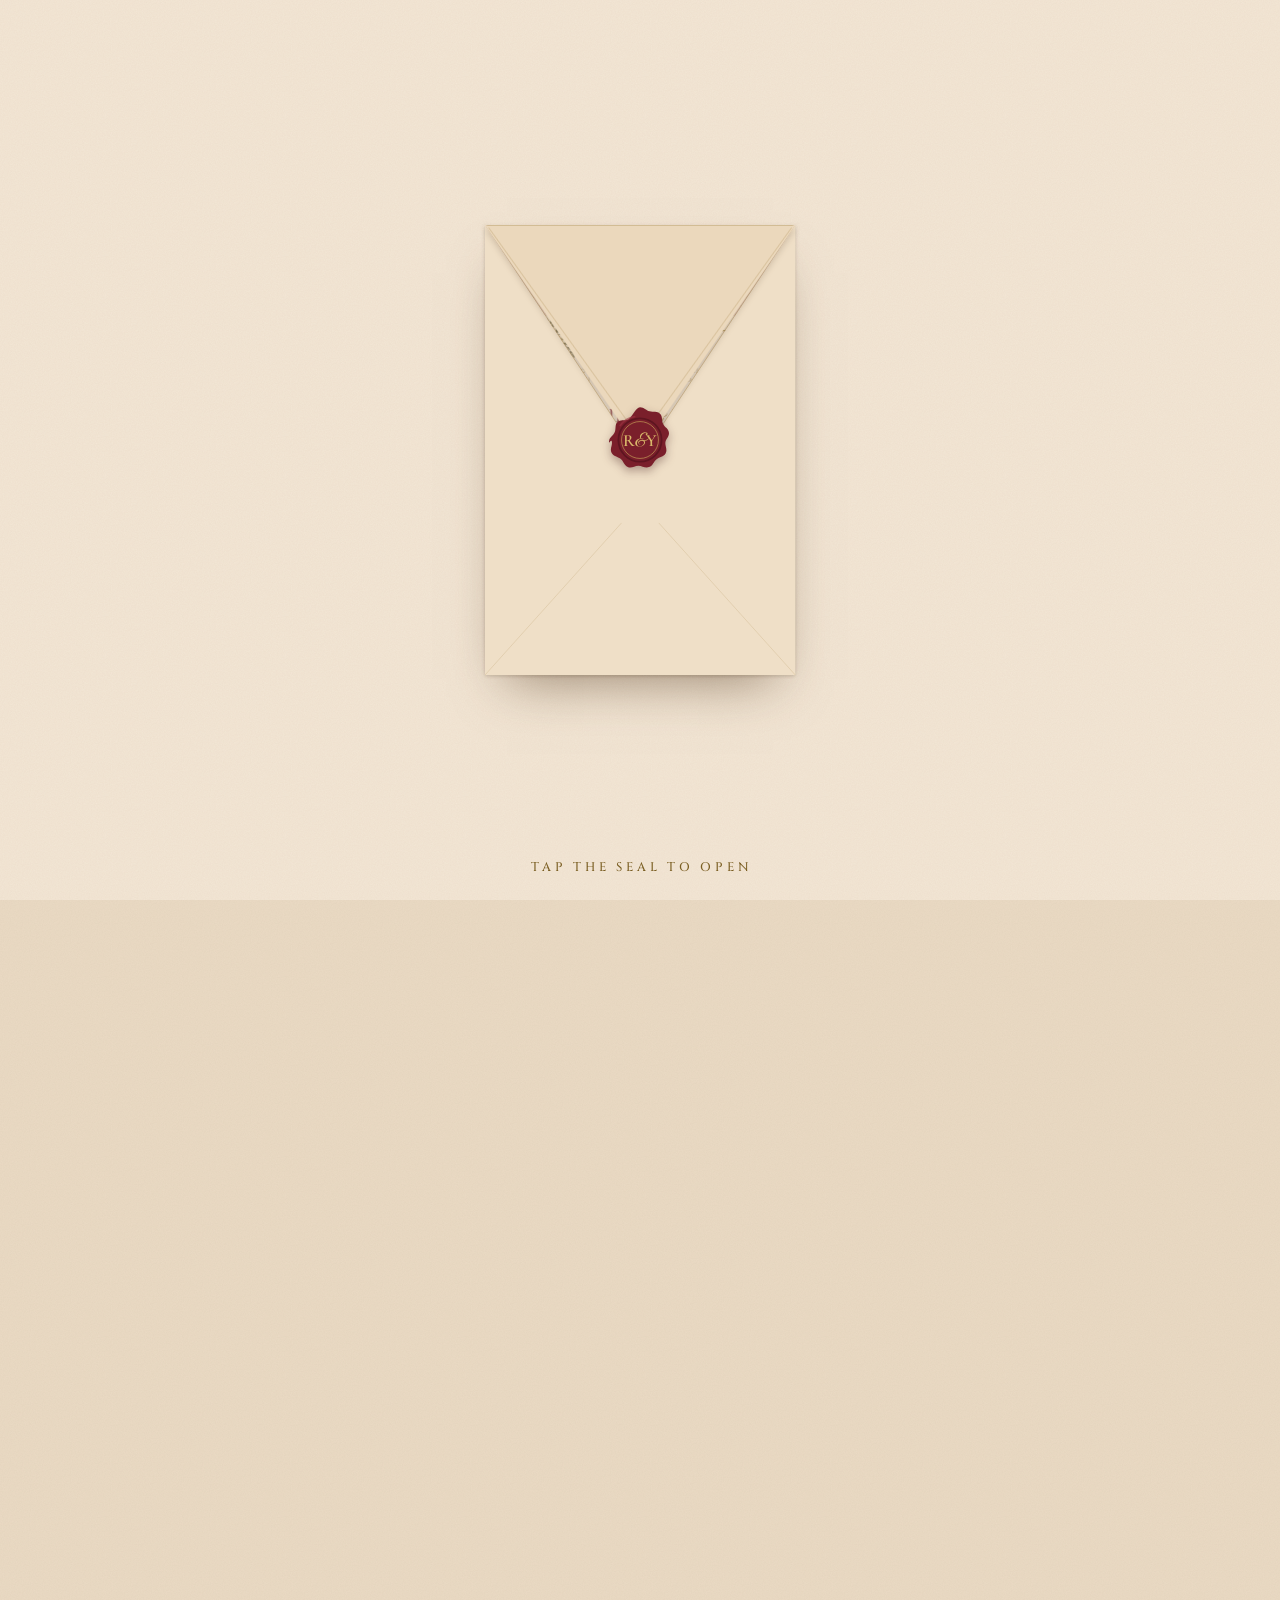
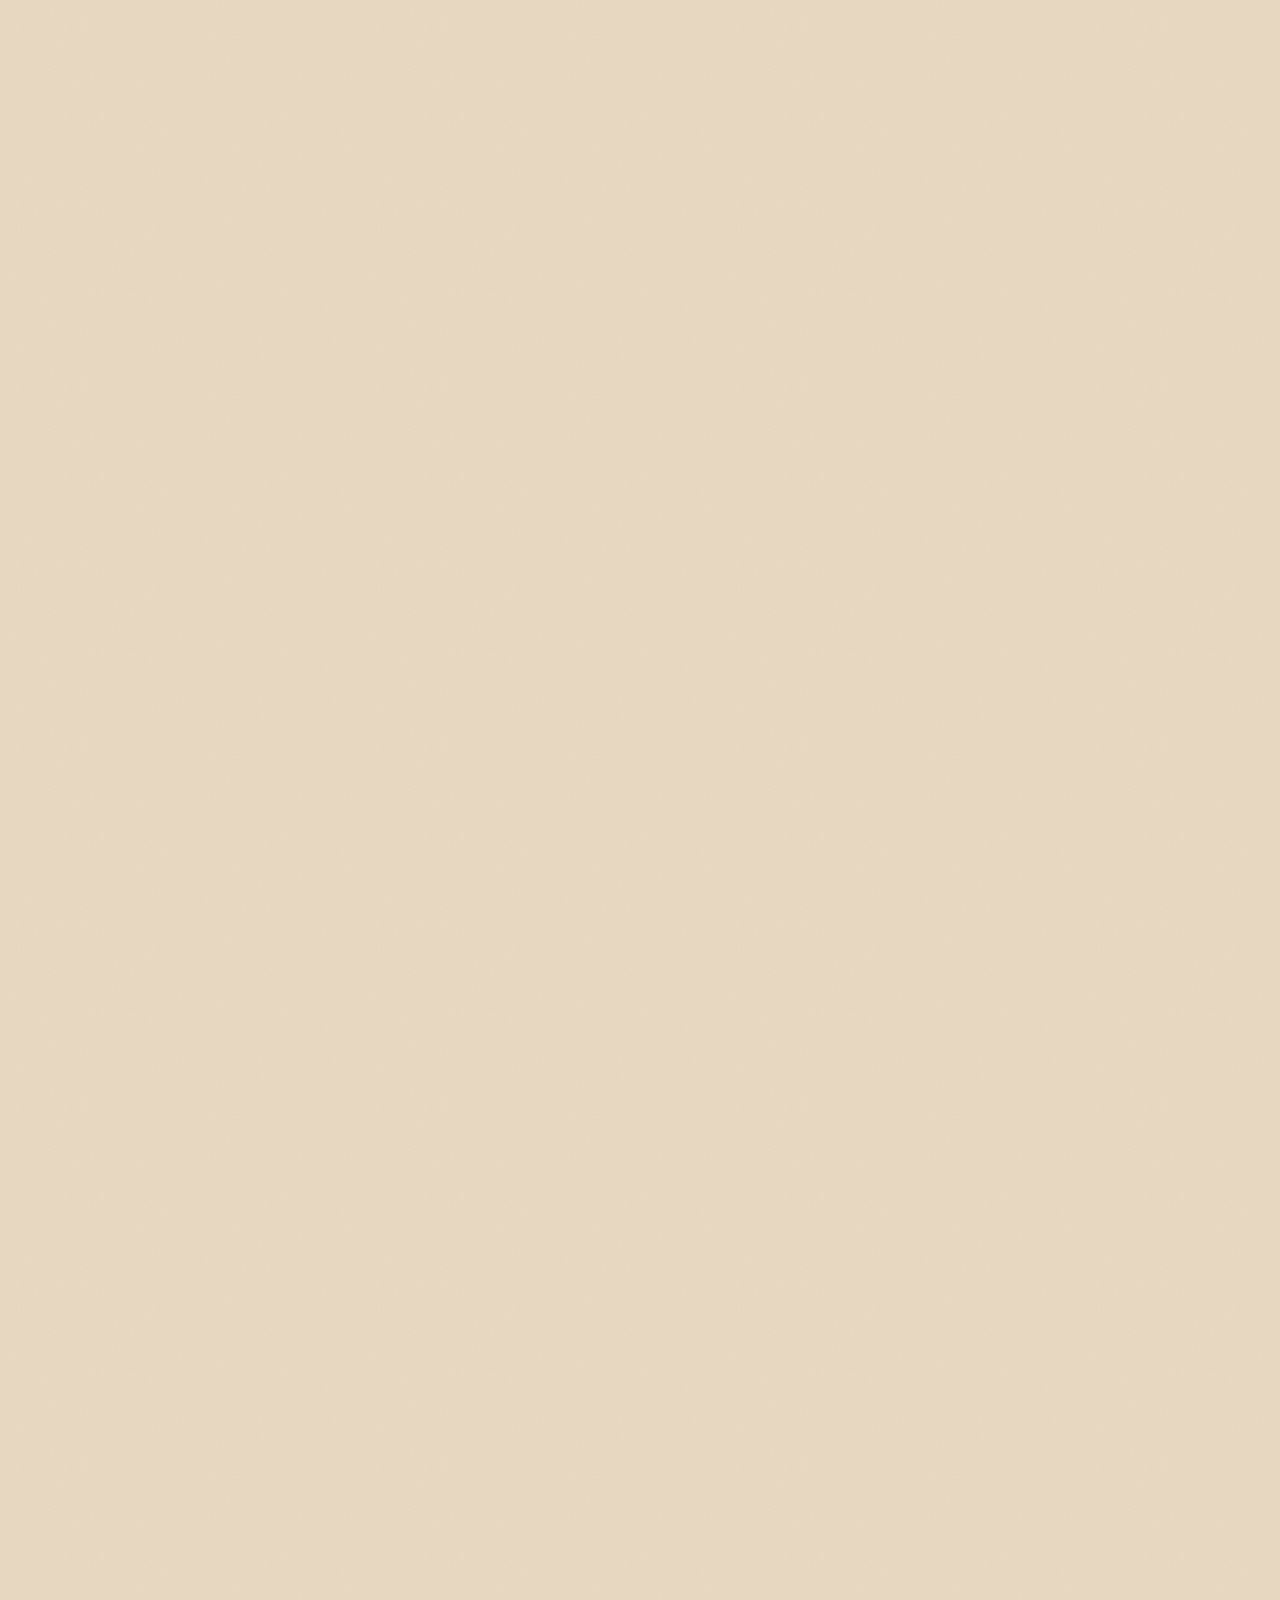
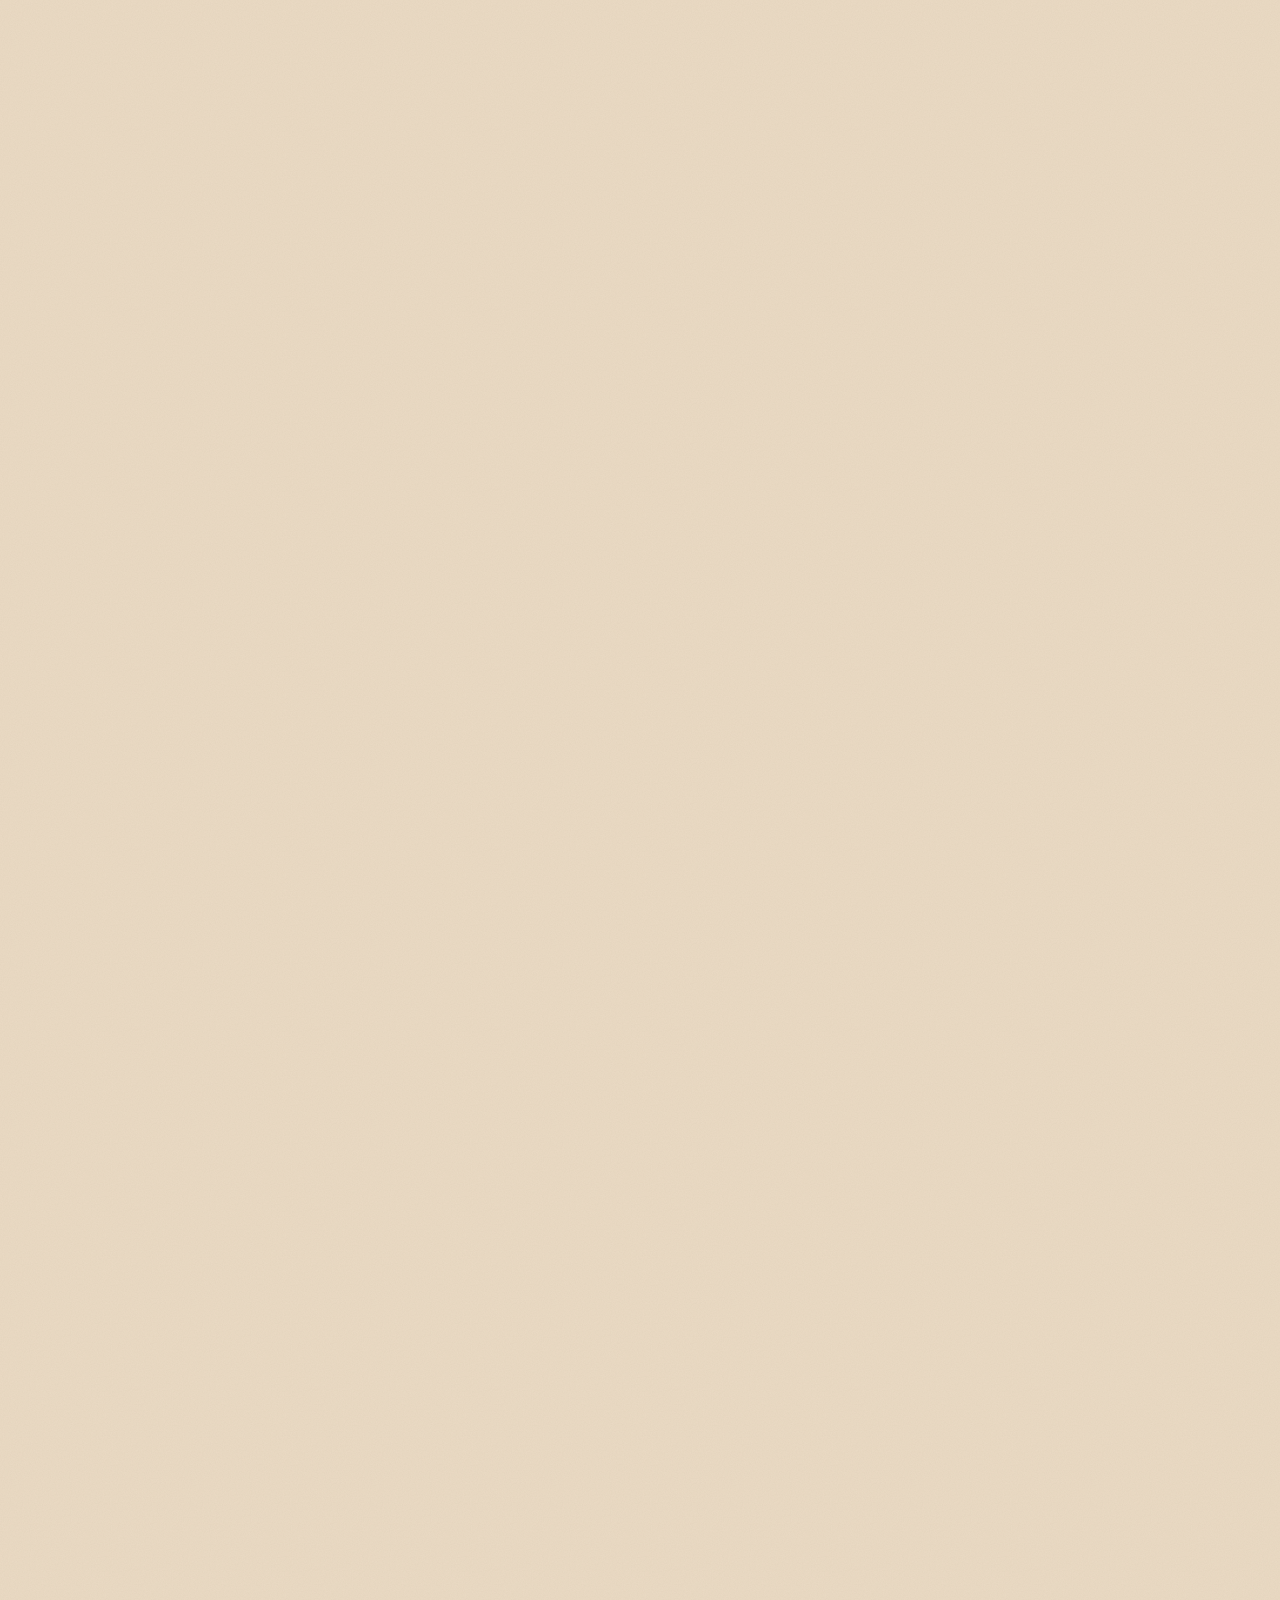
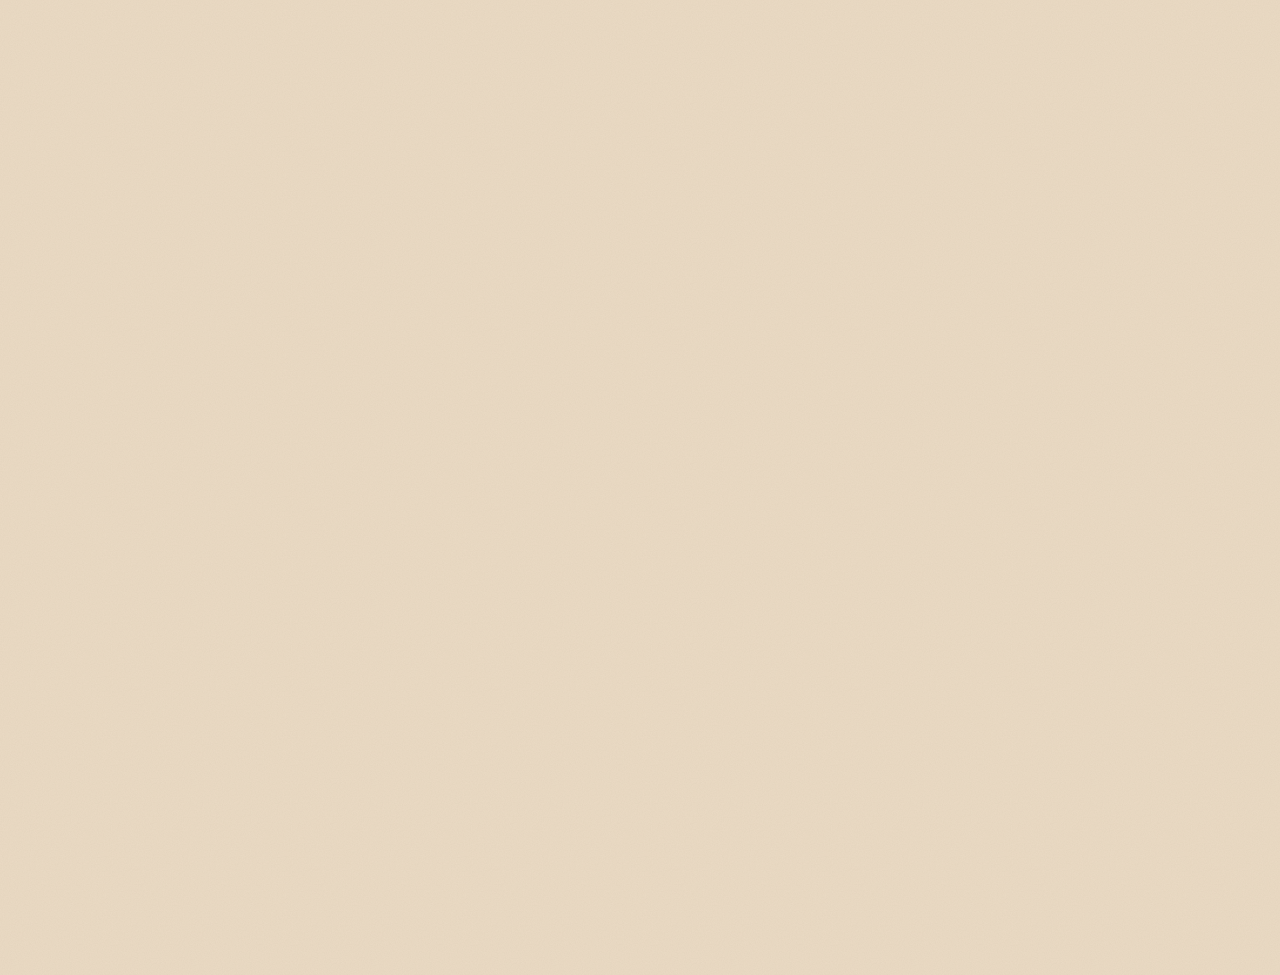
<file: index.html>
<!doctype html>
<html lang="en">
<head>
<meta charset="utf-8">
<meta name="viewport" content="width=device-width, initial-scale=1, viewport-fit=cover">
<title>R ❤️ Y · 11–12 December 2026</title>
<meta name="description" content="Together with their families, you are cordially invited to the wedding of Ruchira &amp; Yash · Kadamb Kuteer Resort, Vrindavan">
<meta name="robots" content="noindex,nofollow">
<meta name="theme-color" content="#F3E6D5">
<meta name="color-scheme" content="light">
<meta name="format-detection" content="telephone=no">

<!-- Link preview (WhatsApp / iMessage / Telegram). og:image & og:url MUST be absolute (they point at the live GitHub Pages URL;
     update them if the site moves to a custom domain — see README). -->
<meta property="og:type" content="website">
<meta property="og:title" content="R ❤️ Y · 11–12 December 2026">
<meta property="og:description" content="Together with their families, you are cordially invited…">
<meta property="og:url" content="https://r-weds-y.github.io/">
<meta property="og:site_name" content="Ruchira &amp; Yash">
<meta property="og:image" content="https://r-weds-y.github.io/assets/og-image.jpg?v=2">
<meta property="og:image:secure_url" content="https://r-weds-y.github.io/assets/og-image.jpg?v=2">
<meta property="og:image:type" content="image/jpeg">
<meta property="og:image:width" content="1200">
<meta property="og:image:height" content="630">
<meta property="og:image:alt" content="Ruchira &amp; Yash — wedding invitation, 11–12 December 2026">
<meta name="twitter:card" content="summary_large_image">
<meta name="twitter:title" content="R ❤️ Y · 11–12 December 2026">
<meta name="twitter:description" content="Together with their families, you are cordially invited…">
<meta name="twitter:image" content="https://r-weds-y.github.io/assets/og-image.jpg?v=2">

<link rel="icon" href="assets/icons/favicon.svg" type="image/svg+xml">
<link rel="icon" href="assets/icons/favicon-32.png" sizes="32x32" type="image/png">
<link rel="apple-touch-icon" href="assets/icons/apple-touch-icon.png">

<link rel="preconnect" href="https://fonts.googleapis.com">
<link rel="preconnect" href="https://fonts.gstatic.com" crossorigin>
<link rel="stylesheet" href="https://fonts.googleapis.com/css2?family=Cinzel:wght@400;500&family=Cormorant+Garamond:ital,wght@0,400;0,500;0,600;1,400;1,500&family=Great+Vibes&display=swap">
<link rel="stylesheet" href="https://fonts.googleapis.com/css2?family=Bodoni+Moda:opsz,wght@6..96,400&display=swap&text=0123456789%E2%80%93">
<link rel="stylesheet" href="https://fonts.googleapis.com/css2?family=Tiro+Devanagari+Sanskrit&display=swap&text=%E0%A4%B5%E0%A4%95%E0%A5%8D%E0%A4%B0%E0%A4%A4%E0%A5%81%E0%A4%A3%E0%A4%A1%E0%A4%AE%E0%A4%B9%E0%A4%BE%E0%A4%AF%E0%A4%B8%E0%A5%82%E0%A5%8B%E0%A4%9F%E0%A4%BF%E0%A4%AA%E0%A4%AD%E0%A5%A4%E0%A4%A8%E0%A4%98%E0%A4%82%E0%A5%87%E0%A4%A6%E0%A4%B7%E0%A5%A5">
<link rel="preload" as="image" type="image/webp" imagesrcset="assets/img/hero-800.webp 800w, assets/img/hero.webp 1400w, assets/img/hero-2200.webp 2200w" imagesizes="(min-width: 700px) 340px, 70vw">
<link rel="stylesheet" href="styles.css">
<script src="config.js"></script>
<script src="main.js" defer></script>
<script src="effects.js" defer></script>
</head>
<body class="is-closed">

<!-- ============ SVG sprite (gold line art) ============ -->
<svg class="sprite" aria-hidden="true" focusable="false">
  <defs>
    <!-- Ganesh — line art, decorative and static by design -->
    <symbol id="ganesh" viewBox="0 0 132 116">
      <g fill="none" stroke="currentColor" stroke-width="2.4" stroke-linecap="round" stroke-linejoin="round">
        <path d="M53.5 36.5C53.5 27 59.5 20 66 14.5C72.5 20 78.5 27 78.5 36.5"/>
        <path d="M48.5 41.5Q66 45.5 83.5 41.5"/><path d="M53.5 36.5Q66 38.5 78.5 36.5"/>
        <path d="M44.5 76C42.5 59 52 47.5 66 46.5C80 47.5 89.5 59 87.5 76"/>
        <path d="M44.5 76C44.5 88 47 97 51 103"/><path d="M87.5 76C87.5 88 85 97 81 103"/>
        <path d="M45.5 52.5C31 45.5 12 51 10 71C8.5 89 26 100 44.5 93.5"/>
        <path d="M86.5 52.5C101 45.5 120 51 122 71C123.5 89 106 100 87.5 93.5"/>
        <path d="M43.5 62C31 57 20.5 63.5 20.5 74C20.5 84.5 31 89.5 43.5 85"/>
        <path d="M88.5 62C101 57 111.5 63.5 111.5 74C111.5 84.5 101 89.5 88.5 85"/>
        <path d="M65 66.5C61 63.5 55.5 64 51.5 68"/><path d="M67 66.5C71 63.5 76.5 64 80.5 68"/>
        <path d="M52.5 73.5Q57 78 61.5 73.5"/><path d="M70.5 73.5Q75 78 79.5 73.5"/>
        <path d="M68 72.5V100C68 108.5 61 112 57.5 107.5C55 104 59 100.5 62 103.5"/>
        <path d="M62.5 77C62.5 81 62.7 84.5 63.5 87.5"/>
        <path d="M53 89C52 94 52.8 99 55 103"/><path d="M79 89C80 94 79.2 99 77 103"/>
      </g>
      <circle cx="66" cy="11" r="2.4" fill="currentColor"/>
      <path d="M66 52C68.2 55 68.2 58 66 61C63.8 58 63.8 55 66 52Z" fill="currentColor"/>
    </symbol>

    <symbol id="fleuron-corner" viewBox="0 0 24 24">
      <g fill="none" stroke="currentColor" stroke-width="1.2" stroke-linejoin="round">
        <path d="M12 3.5c2.4 2.6 2.4 5.6 0 8.5c-2.4-2.9-2.4-5.9 0-8.5z"/>
        <path d="M12 20.5c2.4-2.6 2.4-5.6 0-8.5c-2.4 2.9-2.4 5.9 0 8.5z"/>
        <path d="M3.5 12c2.6-2.4 5.6-2.4 8.5 0c-2.9 2.4-5.9 2.4-8.5 0z"/>
        <path d="M20.5 12c-2.6-2.4-5.6-2.4-8.5 0c2.9 2.4 5.9 2.4 8.5 0z"/>
        <circle cx="12" cy="12" r="1.3" fill="currentColor"/>
      </g>
    </symbol>

    <symbol id="fleuron" viewBox="0 0 120 20">
      <g fill="none" stroke="currentColor" stroke-width="1" stroke-linecap="round">
        <path d="M2 10h40"/><path d="M78 10h40"/>
        <path d="M46 10c4-6 9-6 14 0c5 6 10 6 14 0" />
        <path d="M46 10c4 6 9 6 14 0c5-6 10-6 14 0" />
        <circle cx="60" cy="10" r="1.6" fill="currentColor" stroke="none"/>
        <circle cx="42" cy="10" r="1" fill="currentColor" stroke="none"/><circle cx="78" cy="10" r="1" fill="currentColor" stroke="none"/>
      </g>
    </symbol>

    <!-- small heart-leaf fleuron (❦) -->
    <symbol id="hedera" viewBox="0 0 20 20">
      <path fill="currentColor" d="M10 17.5c-.6-2.2-2.6-3.3-4.6-4.6C3.6 11.7 2.5 10.2 2.9 8.3c.4-1.9 2.4-2.9 4.2-2.2c1.1.4 2 1.4 2.4 2.5c.3-1.7 1.3-3.1 2.9-3.4c1.9-.4 3.7.9 3.8 2.8c.1 2.3-1.9 3.7-3.4 5c-1.3 1.1-2.4 2.6-2.8 4.5z"/>
      <path fill="none" stroke="currentColor" stroke-width="1" stroke-linecap="round" d="M10 6.2c.6-1.7 1.9-3.2 3.8-3.7"/>
    </symbol>

    <!-- Event icons -->
    <symbol id="i-haldi" viewBox="0 0 32 32"><g fill="none" stroke="currentColor" stroke-width="1.4" stroke-linecap="round" stroke-linejoin="round">
      <path d="M4.5 15.5h23c0 6.2-5 10-11.5 10s-11.5-3.8-11.5-10z"/><path d="M9 15.5c1.6-4 12.4-4 14 0"/><path d="M12 25.5l-1 2.5h10l-1-2.5"/>
      <path d="M21 11.5l5-6"/><circle cx="26.6" cy="4.8" r="1.2"/><path d="M8 19.5c2.5 1.6 5 2 8 2"/></g></symbol>
    <symbol id="i-mehendi" viewBox="0 0 32 32"><g fill="none" stroke="currentColor" stroke-width="1.15" stroke-linecap="round" stroke-linejoin="round">
      <path d="M11.2 30.5c-.6-2.6-1.3-4.4-2.6-6.2c-1-1.4-2.6-3.3-3.4-4.8c-.6-1.1.5-2 1.5-1.4c1 .6 2 1.9 3 3.1V8.4c0-1 .7-1.6 1.5-1.6s1.5.6 1.5 1.6v7.3"/>
      <path d="M12.7 15.6V5.6c0-1 .7-1.6 1.5-1.6s1.5.6 1.5 1.6v9.8"/><path d="M15.7 15.3V6.2c0-1 .7-1.6 1.5-1.6s1.5.6 1.5 1.6v9.4"/>
      <path d="M18.7 15.6V8.6c0-1 .7-1.6 1.45-1.6s1.45.6 1.45 1.6v10.2c0 3.6-1 6.6-2.4 9c-.4.8-.7 1.7-.8 2.7"/>
      <circle cx="16" cy="21.2" r="2.7" stroke-width=".8"/><circle cx="16" cy="21.2" r="1" fill="currentColor" stroke="none"/>
      <path d="M16 17.4v-.9M16 25v.9M12.2 21.2h-.9M19.8 21.2h.9M13.3 18.5l-.6-.6M18.7 18.5l.6-.6M13.3 23.9l-.6.6M18.7 23.9l.6.6M10.6 9.6h1.6M13.4 6.8h1.6M16.4 7.4h1.6M19.4 9.8h1.5M12 28.4c1.3-.8 2.7-.8 4 0s2.7.8 4 0" stroke-width=".7"/>
      <circle cx="11.4" cy="12" r=".45" fill="currentColor" stroke="none"/><circle cx="14.2" cy="9.6" r=".45" fill="currentColor" stroke="none"/><circle cx="17.2" cy="10.2" r=".45" fill="currentColor" stroke="none"/><circle cx="20.15" cy="12.4" r=".45" fill="currentColor" stroke="none"/></g></symbol>
    <symbol id="i-sangeet" viewBox="0 0 32 32"><g fill="none" stroke="currentColor" stroke-width="1.4" stroke-linecap="round" stroke-linejoin="round">
      <path d="M6 10.5h20c2 3.5 2 7.5 0 11H6c-2-3.5-2-7.5 0-11z"/><ellipse cx="6" cy="16" rx="1.6" ry="5.5"/><ellipse cx="26" cy="16" rx="1.6" ry="5.5"/>
      <path d="M8.5 10.5l3 11l3-11l3 11l3-11l3 11"/></g></symbol>
    <symbol id="i-wedding" viewBox="0 0 32 32"><g fill="none" stroke="currentColor" stroke-width="1.4" stroke-linecap="round" stroke-linejoin="round">
      <path d="M11 17c-5 3-4 11.5 5 11.5s10-8.5 5-11.5z"/><path d="M12.5 14h7v3h-7z"/><ellipse cx="16" cy="9" rx="3.4" ry="4"/>
      <path d="M12.8 12.5L7 10.5c1.5 2.2 3.4 3.3 5.5 3.5"/><path d="M19.2 12.5l5.8-2c-1.5 2.2-3.4 3.3-5.5 3.5"/>
      <path d="M11.5 22.5h9"/><circle cx="16" cy="25" r=".9" fill="currentColor"/></g></symbol>
    <symbol id="i-reception" viewBox="0 0 32 32"><g fill="none" stroke="currentColor" stroke-width="1.4" stroke-linecap="round" stroke-linejoin="round">
      <path d="M16 2.5v5"/><path d="M6 12.5c0 5 4.5 6.5 10 6.5s10-1.5 10-6.5"/><path d="M11 12.5c0 3 2.2 4 5 4s5-1 5-4"/>
      <path d="M6 12.5V9.5M11 12.5V10M16 16.5V8M21 12.5V10M26 12.5V9.5"/><path d="M16 7.5c-1-.8-1-2 0-3c1 1 1 2.2 0 3z"/>
      <path d="M11 19.5v3M16 19.5v5M21 19.5v3"/><circle cx="11" cy="23.6" r="1"/><circle cx="16" cy="25.8" r="1.2"/><circle cx="21" cy="23.6" r="1"/></g></symbol>
    <symbol id="i-cal" viewBox="0 0 24 24"><g fill="none" stroke="currentColor" stroke-width="1.5" stroke-linecap="round"><rect x="3.5" y="5" width="17" height="15" rx="1.5"/><path d="M3.5 9.5h17M8 3v4M16 3v4M12 12.5v5M9.5 15h5"/></g></symbol>
    <symbol id="i-pin" viewBox="0 0 24 24"><g fill="none" stroke="currentColor" stroke-width="1.5"><path d="M12 21s-6.5-6.2-6.5-11a6.5 6.5 0 0113 0c0 4.8-6.5 11-6.5 11z"/><circle cx="12" cy="10" r="2.3"/></g></symbol>
    <symbol id="i-close" viewBox="0 0 24 24"><path d="M6 6l12 12M18 6L6 18" fill="none" stroke="currentColor" stroke-width="1.6" stroke-linecap="round"/></symbol>

    <!-- Anchor & chain link -->
    <symbol id="anchor" viewBox="0 0 40 48"><g fill="none" stroke="currentColor" stroke-width="1.8" stroke-linecap="round" stroke-linejoin="round">
      <circle cx="20" cy="6" r="3.6"/><path d="M20 9.6V44"/><path d="M12 15.5h16"/>
      <path d="M5 30c.8 8.5 7.5 14 15 14s14.2-5.5 15-14"/><path d="M2.5 33L5 29.5l3.8 2"/><path d="M37.5 33L35 29.5l-3.8 2"/></g></symbol>
    <symbol id="chainlink" viewBox="0 0 48 48"><g fill="none" stroke="currentColor" stroke-width="1.8">
      <rect x="4" y="15" width="24" height="14" rx="7" transform="rotate(-35 16 22)"/><rect x="20" y="19" width="24" height="14" rx="7" transform="rotate(-35 32 26)"/></g></symbol>

    <!-- Shehnai (music toggle) -->
    <symbol id="i-shehnai" viewBox="0 0 48 48"><g fill="none" stroke="currentColor" stroke-width="1.6" stroke-linecap="round" stroke-linejoin="round" transform="rotate(-38 24 24)">
      <path d="M1.5 23.2h4.2v1.6H1.5z"/><path d="M6 21.4h2v5.2H6z"/>
      <path d="M8 22.4L31 21v6L8 25.6z"/>
      <path d="M31 21c4.5-.2 8.6-2.8 11.4-6.6c1 6.4 1 12.8 0 19.2C39.6 29.8 35.5 27.2 31 27"/>
      <path d="M42.4 14.4c.8 6.4.8 12.8 0 19.2" stroke-width="1"/>
      <circle cx="13" cy="24" r=".9" fill="currentColor" stroke="none"/><circle cx="17" cy="24" r=".9" fill="currentColor" stroke="none"/>
      <circle cx="21" cy="24" r=".9" fill="currentColor" stroke="none"/><circle cx="25" cy="24" r=".9" fill="currentColor" stroke="none"/>
      <path d="M28.5 21.2v5.6" stroke-width="1"/></g></symbol>
  </defs>
</svg>

<!-- ============ COVER: envelope → card ============ -->
<div class="cover" id="cover">
  <div class="stage" id="stage">
    <div class="env env__back" aria-hidden="true"></div>
    <svg class="env env__flap" viewBox="0 0 100 60" preserveAspectRatio="none" aria-hidden="true">
      <path class="env__flapfill" d="M0 0H100L52.5 57.2Q50 59.4 47.5 57.2Z"/>
      <path d="M1.2 .6L49.2 56M98.8 .6L50.8 56" fill="none" stroke="#BEA270" stroke-width=".5" vector-effect="non-scaling-stroke"/>
    </svg>
    <div class="card-btn" id="cardBtn" aria-hidden="true">
    <span class="card" id="card" aria-hidden="true">
        <span class="card__face">
          <img class="card__floral card__floral--tl" src="assets/img/floral-tl.webp" alt="" width="310" height="370" decoding="async">
          <img class="card__floral card__floral--br" src="assets/img/floral-br.webp" alt="" width="312" height="331" decoding="async">
          <svg class="card__frame" viewBox="0 0 853 1090" preserveAspectRatio="none" aria-hidden="true">
            <g fill="none" stroke="currentColor" stroke-width="1.6" vector-effect="non-scaling-stroke">
              <path d="M272 47H362M490 47H792" vector-effect="non-scaling-stroke"/>
              <path d="M812 66V745" vector-effect="non-scaling-stroke"/>
              <path d="M40 365V1020" vector-effect="non-scaling-stroke"/>
              <path d="M62 1042H408M446 1042H560" vector-effect="non-scaling-stroke"/>
            </g>
          </svg>
          <svg class="card__orn card__orn--tr" aria-hidden="true"><use href="#fleuron-corner"/></svg>
          <svg class="card__orn card__orn--bl" aria-hidden="true"><use href="#fleuron-corner"/></svg>
          <svg class="card__orn card__orn--bc" aria-hidden="true"><use href="#fleuron-corner"/></svg>
          <svg class="card__ganesh" aria-hidden="true"><use href="#ganesh"/></svg>
  
          <span class="card__l card__intro">
            <span>Together with their families</span>
            <span>you are cordially invited to</span>
            <span>the wedding of</span>
          </span>
          <span class="card__l card__names"><span data-cfg="bride">Ruchira</span> <span class="amp">&amp;</span><span data-cfg="groom">Yash</span></span>
          <span class="card__photo">
            <picture>
              <source srcset="assets/img/hero-800.webp 800w, assets/img/hero.webp 1400w, assets/img/hero-2200.webp 2200w" sizes="(min-width: 700px) 340px, 70vw" type="image/webp">
              <img src="assets/img/hero.jpg" srcset="assets/img/hero-800.jpg 800w, assets/img/hero.jpg 1400w, assets/img/hero-2200.jpg 2200w" sizes="(min-width: 700px) 340px, 70vw" alt="" width="497" height="314" fetchpriority="high">
            </picture>
          </span>
          <span class="card__l card__venue">
            <span>Kadamb Kuteer Resort, Vrindavan</span>
            <em>Delhi – Agra National Highway, Uttar Pradesh</em>
          </span>
          <svg class="card__l card__hedera" aria-hidden="true"><use href="#hedera"/></svg>
          <span class="card__l card__closing"><span>Two hearts, one journey,</span><span>forever to go…</span></span>
        </span>
      </span>
    </div>
    <svg class="env env__front" viewBox="0 0 100 145" preserveAspectRatio="none" aria-hidden="true">
      <path class="env__frontfill" d="M0 0L46.5 70Q50 72.6 53.5 70L100 0V145H0Z"/>
      <path d="M0 145L44 96M100 145L56 96" fill="none" stroke="#BEA270" stroke-width=".5" opacity=".55" vector-effect="non-scaling-stroke"/>
      <path d="M.6 .6L46.5 70Q50 72.6 53.5 70L99.4 .6" fill="none" stroke="#BEA270" stroke-width=".6" vector-effect="non-scaling-stroke"/>
    </svg>
    <button class="env env__btn" id="openBtn" type="button" aria-label="R&amp;Y seal, open the envelope">
      <svg class="seal-wax" viewBox="0 0 80 80" aria-hidden="true">
        <path fill="#7A1F2B" d="M40 3.5c4.6 0 6.4 3.4 10.6 4.6c4.4 1.3 8.4-.6 11.6 2.6c3.2 3.2 1.6 7 3.4 11.2c1.8 4.1 6.4 5.4 6.6 10.2c.2 4.6-3.6 6.4-4 10.8c-.4 4.4 2.6 8 .2 12c-2.4 4-6.6 3.6-10 6.4c-3.4 2.8-4 7.2-8.4 8.8c-4.4 1.6-7.4-1.6-11.8-1.6s-7.6 3.2-11.8 1.4c-4.2-1.8-4.6-6.2-8-9s-7.8-2.6-10-6.8c-2.2-4.2 1-7.4.4-11.8S5.2 46 5.6 41.4c.4-4.6 4.8-6 6.4-10.2c1.6-4.2-.2-8 3-11.2s7.2-1.2 11.4-2.6C30.4 15.8 35.4 3.5 40 3.5z"/>
        <circle cx="40" cy="40" r="24" fill="none" stroke="#5E1520" stroke-width="2"/>
        <circle cx="40" cy="40" r="20.5" fill="none" stroke="#C9A55A" stroke-width=".7"/>
        <text x="40" y="47" text-anchor="middle" font-family="Cormorant Garamond, serif" font-size="19" font-weight="600" fill="#D9B86A">R<tspan font-family="Great Vibes, cursive" font-weight="400" font-size="20">&amp;</tspan>Y</text>
        <path d="M18 24c4-6 10-9 16-10" fill="none" stroke="#9C3442" stroke-width="2" stroke-linecap="round" opacity=".6"/>
      </svg>
    </button>
  </div>
  <p class="cover__hint" id="coverHint" aria-hidden="true">Tap the seal to open</p>
</div>

<!-- ============ THE INVITATION ============ -->
<div class="site" id="site" inert>
  <div class="sky" id="sky" aria-hidden="true">
    <div class="sky__l sky--afternoon" data-mood="afternoon"></div>
    <div class="sky__l sky--dusk" data-mood="dusk"></div>
    <div class="sky__l sky--night" data-mood="night"><div class="sky__stars"></div><canvas class="sky__fireworks"></canvas></div>
  </div>
  <canvas class="toran" id="toran" aria-hidden="true"></canvas>
  <svg class="frame frame--outer" aria-hidden="true"><rect width="100%" height="100%" pathLength="1"/></svg>
  <svg class="frame frame--inner" aria-hidden="true"><rect width="100%" height="100%" pathLength="1"/></svg>
  <img class="site__floral site__floral--tl" src="assets/img/floral-tl.webp" alt="" width="310" height="370" decoding="async">

  <main>
    <!-- 4.1 Invocation + invitation -->
    <section class="invite" id="invite" aria-labelledby="names" data-scene="exit">
      <svg class="ganesh" aria-hidden="true"><use href="#ganesh"/></svg>
      <p class="shloka" lang="sa" data-cfg="shloka"><span>वक्रतुण्ड महाकाय सूर्यकोटि समप्रभ।</span><span>निर्विघ्नं कुरु मे देव सर्वकार्येषु सर्वदा॥</span></p>
      <p class="caps intro">Together with their families<br>you are cordially invited to<br>the wedding of</p>
      <h1 class="names" id="names"><span data-cfg="bride">Ruchira</span> <span class="amp amp--egg" id="amp" aria-hidden="true"><svg class="amp__svg" viewBox="0 -851 760 1252"><path d="M263 45L263 45Q178 45 122 18.5Q66-8 38.5-51.5Q11-95 11-144L11-144Q11-199 44-253.5Q77-308 142.5-347.5Q208-387 303-397L303-397Q289-416 282-440.5Q275-465 275-487L275-487Q276-540 305-580.5Q334-621 379.5-649Q425-677 477-691.5Q529-706 575-706L575-706Q603-706 632-698.5Q661-691 681-672Q701-653 701-618L701-618Q701-589 683-566Q665-543 639-543L639-543Q620-543 606-557Q592-571 592-589L592-589Q592-610 605.5-623.5Q619-637 639-637L639-637Q648-637 659.5-631Q671-625 674-619L674-619Q675-623 675-630L675-630Q675-657 653-668Q631-679 606-679L606-679Q566-679 513-659.5Q460-640 410-596L410-596Q392-580 373-554Q354-528 341-498.5Q328-469 328-439L328-439Q328-416 336-399L336-399Q351-399 370.5-400.5Q390-402 411-402L411-402Q437-402 452-391Q467-380 467-366L467-366Q467-356 455-347Q443-338 417-338L417-338Q384-338 357.5-352.5Q331-367 316-382L316-382Q250-373 204-333Q158-293 134-238.5Q110-184 110-130L110-130Q110-87 126.5-50Q143-13 177 9.5Q211 32 263 32L263 32Q317 32 361.5 12.5Q406-7 438-38Q470-69 487.5-103.5Q505-138 505-168L505-168Q505-194 486.5-211.5Q468-229 438-237.5Q408-246 374-246L374-246Q339-246 304.5-236.5Q270-227 246-207.5Q222-188 217-158L217-158Q217-156 216.5-153.5Q216-151 216-149L216-149Q216-127 232.5-105.5Q249-84 284-66L284-66Q293-62 293-51L293-51Q293-40 283-45L283-45Q228-74 202.5-108.5Q177-143 177-174L177-174Q177-219 225.5-251.5Q274-284 364-284L364-284L541-284Q557-284 588.5-291Q620-298 653-311.5Q686-325 709.5-343.5Q733-362 733-386L733-386Q733-399 724-414L724-414Q722-417 722-421L722-421Q722-427 727-427L727-427Q731-427 734-422L734-422Q749-400 749-377L749-377Q749-350 729.5-327Q710-304 677-286.5Q644-269 603.5-260Q563-251 521-252L521-252Q540-236 549-216Q558-196 558-174L558-174Q558-137 536-98.5Q514-60 474-27.5Q434 5 380.5 25Q327 45 263 45ZM417-355L417-355Q450-355 450-368L450-368Q450-373 441.5-378.5Q433-384 419-385L419-385Q413-386 399-386Q385-386 369.5-386Q354-386 344-386L344-386Q369-355 417-355Z"/></svg></span><span class="sr-only"> and </span> <span data-cfg="groom">Yash</span></h1>
      <!-- Morse: R & Y  ·-·  ·-···  -·-- -->
      <svg class="morse" viewBox="0 0 196 8" aria-hidden="true" id="morse"></svg>

    </section>

    <!-- Pinned photo: grows from framed print to full width as you scroll -->
    <section class="pin" id="pin" data-scene="pin" aria-label="Photograph">
      <div class="pin__stage">
        <figure class="photo pin__photo">
          <picture>
            <source srcset="assets/img/hero-800.webp 800w, assets/img/hero.webp 1400w, assets/img/hero-2200.webp 2200w" sizes="(min-width: 700px) 1100px, 100vw" type="image/webp">
            <img src="assets/img/hero.jpg" srcset="assets/img/hero-800.jpg 800w, assets/img/hero.jpg 1400w, assets/img/hero-2200.jpg 2200w" sizes="(min-width: 700px) 1100px, 100vw" alt="Ruchira and Yash holding hands, her palms decorated with mehndi" width="497" height="314" decoding="async" id="heroImg">
          </picture>
        </figure>
        <p class="pin__line caps" data-cfg="pinLine">Two families. One celebration.</p>
      </div>
    </section>

    <section class="when" id="when">
      <div class="datebar reveal">
        <span class="datebar__side" data-cfg="weekday">Fri &amp; Sat</span>
        <span class="datebar__num" data-cfg="day">11–12</span>
        <span class="datebar__side" data-cfg="monthYear">December 2026</span>
      </div>
    </section>

    <!-- 4.2 Countdown -->
    <section class="countdown reveal" id="countdown" aria-label="Countdown to the wedding">
      <svg class="fleuron" aria-hidden="true"><use href="#fleuron"/></svg>
      <div class="countdown__grid" id="cdGrid" role="timer" aria-live="off">
        <div><span id="cdD">--</span><small>Days</small></div>
        <div><span id="cdH">--</span><small>Hours</small></div>
        <div><span id="cdM">--</span><small>Minutes</small></div>
        <div><span id="cdS">--</span><small>Seconds</small></div>
      </div>
      <p class="countdown__msg" id="cdMsg" hidden></p>
    </section>

    <!-- Interlude: words light up as you scroll -->
    <section class="interlude" id="interlude" data-scene="words" aria-label="A note">
      <p class="interlude__text" id="interludeText" data-cfg="interlude">Two days, five celebrations, and a lifetime of stories that begin with you there.</p>
    </section>

    <!-- 4.3 Celebrations -->
    <section class="events" id="events" aria-labelledby="eventsTitle">
      <h2 class="h2" id="eventsTitle">The Celebrations</h2>
      <p class="sub" id="eventsVenue">All at Kadamb Kuteer Resort, Vrindavan</p>
      <ol class="timeline" id="timeline" data-scene="through"></ol>
      <details class="cal reveal" id="cal">
        <summary class="btn cal__btn"><svg aria-hidden="true"><use href="#i-cal"/></svg>Add to calendar</summary>
        <div class="cal__menu">
          <a class="cal__opt" href="assets/ruchira-yash-wedding.ics">Apple Calendar · Outlook<small>all five celebrations at once</small></a>
          <a class="cal__opt" id="calGoogleAll" href="#" target="_blank" rel="noopener">Google Calendar<small>all five, as one small calendar</small></a>
          <p class="cal__one">or add them to Google one at a time:<span id="calGoogleOne"></span></p>
          <p class="cal__note">Opened from WhatsApp? If nothing happens, open this page in Safari or Chrome.</p>
        </div>
      </details>
    </section>

    <!-- The Yamuna at dusk: diyas drift by; tap to float one -->
    <section class="river" aria-label="The Yamuna at dusk">
      <div class="river__water" id="river">
        <canvas aria-label="Diyas floating on the river. Tap to float another." role="img"></canvas>
      </div>
      <p class="river__hint" aria-hidden="true">Tap the water to float a diya</p>
    </section>

    <!-- 4.4 Venue -->
    <section class="venue" id="venue" aria-labelledby="venueTitle">
      <svg class="fleuron" aria-hidden="true"><use href="#fleuron"/></svg>
      <h2 class="h2" id="venueTitle">The Venue</h2>
      <p class="venue__name" data-cfg="venueName">Kadamb Kuteer Resort, Vrindavan</p>
      <p class="venue__addr" data-cfg="venueAddr">Delhi – Agra National Highway, Uttar Pradesh</p>
      <div class="map" data-scene="through">
        <div class="map__frame" id="mapFrame" data-src=""></div>
        <svg class="compass" viewBox="0 0 64 64" aria-hidden="true">
          <g fill="none" stroke="currentColor" stroke-width="1">
            <circle cx="32" cy="32" r="27"/><circle cx="32" cy="32" r="23.5" stroke-width=".6"/>
            <path d="M32 3v6M32 55v6M3 32h6M55 32h6" />
            <path d="M32 9l3.2 19.8L55 32l-19.8 3.2L32 55l-3.2-19.8L9 32l19.8-3.2z" stroke-width=".8"/>
            <path d="M32 17l2 13 13 2-13 2-2 13-2-13-13-2 13-2z" stroke-width=".6" transform="rotate(45 32 32)"/>
          </g>
          <text x="32" y="2.8" text-anchor="middle" font-size="5.5" fill="currentColor" font-family="Cinzel, serif">N</text>
          <!-- needle points from the compass toward the pin (map centre, down-right) -->
          <g transform="rotate(135 32 32)"><path d="M32 12l3 20h-6z" fill="currentColor"/><path d="M32 52l3-20h-6z" fill="none" stroke="currentColor" stroke-width=".8"/><circle cx="32" cy="32" r="2" fill="currentColor"/></g>
        </svg>
      </div>
      <a class="btn" id="mapsBtn" href="#" target="_blank" rel="noopener"><svg aria-hidden="true"><use href="#i-pin"/></svg>Open in Maps</a>
    </section>

    <!-- 4.5 Gallery -->
    <section class="gallery" id="gallery" aria-labelledby="galleryTitle" hidden>
      <svg class="fleuron" aria-hidden="true"><use href="#fleuron"/></svg>
      <h2 class="h2" id="galleryTitle">Moments</h2>
      <ul class="gallery__track" id="galleryTrack"></ul>
    </section>

    <!-- 4.6 RSVP -->
    <section class="rsvp" id="rsvp" aria-labelledby="rsvpTitle">
      <svg class="fleuron" aria-hidden="true"><use href="#fleuron"/></svg>
      <h2 class="h2" id="rsvpTitle">Kindly Reply</h2>
      <p class="sub" id="rsvpSub">by 5 December 2026</p>

      <div class="rsvp__card">
        <p class="rsvp__returning" id="rsvpReturning" hidden>You’ve RSVP’d. <button type="button" class="linkbtn" id="rsvpChange">Change your response</button></p>

        <form id="rsvpForm" novalidate>
          <div class="field">
            <label for="fName">Your name</label>
            <input id="fName" name="name" type="text" autocomplete="name" maxlength="100" required>
            <p class="err" id="eName" hidden>Please tell us your name.</p>
          </div>
          <fieldset class="field choice" aria-describedby="eAttend">
            <legend>Will you attend?</legend>
            <label><input type="radio" name="attending" value="yes" required><span>Joyfully accept</span></label>
            <label><input type="radio" name="attending" value="no"><span>Regretfully decline</span></label>
            <p class="err" id="eAttend" hidden>Please choose one.</p>
          </fieldset>
          <fieldset class="field choice" id="sideField" hidden>
            <legend>You’re here for</legend>
            <label><input type="radio" name="side" value="Bride"><span>Bride’s side</span></label>
            <label><input type="radio" name="side" value="Groom"><span>Groom’s side</span></label>
          </fieldset>
          <fieldset class="field choice" id="partyField" hidden>
            <legend>Who’s coming?</legend>
            <label><input type="radio" name="party" value="1"><span>Just me</span></label>
            <label><input type="radio" name="party" value="2"><span>The two of us</span></label>
            <p class="err" id="eParty" hidden>Please choose one.</p>
          </fieldset>
          <div class="field">
            <label for="fMsg">A message for the couple <span class="opt">(optional)</span></label>
            <textarea id="fMsg" name="message" rows="3" maxlength="300"></textarea>
            <p class="hint count"><span id="msgCount">0</span>/300</p>
          </div>
          <div class="hp" aria-hidden="true">
            <label for="fWebsite">Website</label>
            <input id="fWebsite" name="website" type="text" tabindex="-1" autocomplete="off">
          </div>
          <p class="err err--form" id="eForm" role="alert" hidden></p>
          <button class="btn btn--solid" type="submit" id="rsvpSubmit">Send reply</button>
        </form>

        <div class="rsvp__done" id="rsvpDone" hidden tabindex="-1">
          <div class="rangoli" id="rangoli" role="img" aria-label="A rangoli drawn from your name"></div>
          <h3 id="doneTitle"></h3>
          <p id="doneText"></p>
          <p class="tx">✓ 1 confirmation</p>
          <p class="rangoli__cap">Your rangoli is drawn from your name, and yours alone.</p>
          <button type="button" class="btn rangoli__save" id="saveRangoli"><svg aria-hidden="true" viewBox="0 0 24 24"><path d="M12 4v11m0 0l-4.5-4.5M12 15l4.5-4.5M5 19.5h14" fill="none" stroke="currentColor" stroke-width="1.5" stroke-linecap="round" stroke-linejoin="round"/></svg>Save your rangoli</button>
          <button type="button" class="linkbtn" id="rsvpEdit">Change your response</button>
        </div>

        <div class="rsvp__closed" id="rsvpClosed" hidden>
          <h3>RSVPs are now closed</h3>
          <p>Thank you to everyone who replied. We can’t wait to see you in Vrindavan.</p>
          <p class="contact" data-cfg="contact"></p>
        </div>
      </div>
    </section>

    <!-- 4.7 Closing -->
    <section class="closing" id="closing" data-scene="through">
      <svg class="hedera" aria-hidden="true"><use href="#hedera"/></svg>
      <p class="caps closing__line" data-cfg="closingLine">Two hearts, one journey,<br>forever to go…</p>
      <p class="closing__sign"><span data-cfg="signoff">With love,</span><br><span class="closing__names"><span data-cfg="bride">Ruchira</span> <span class="and">and</span> <span data-cfg="groom">Yash</span></span></p>
      <p class="ps" data-cfg="ps">P.S. There is a small secret behind the &amp; in our names, waiting for anyone who knocks seven times.</p>
      <img class="site__floral site__floral--br" src="assets/img/floral-br.webp" alt="" width="312" height="331" loading="lazy" decoding="async">
    </section>
  </main>

  <footer class="footer">
    <svg class="seal" viewBox="0 0 120 120" aria-hidden="true">
      <defs><path id="sealPath" d="M60 60m-41 0a41 41 0 1 1 82 0a41 41 0 1 1 -82 0"/></defs>
      <g fill="none" stroke="currentColor"><circle cx="60" cy="60" r="56" stroke-width="1.2"/><circle cx="60" cy="60" r="52" stroke-width=".6"/><circle cx="60" cy="60" r="31" stroke-width=".8"/></g>
      <text font-family="Cinzel, serif" font-size="8.2" fill="currentColor"><textPath href="#sealPath" startOffset="0" textLength="253" lengthAdjust="spacing">BLOCK #12122026 · 0xb000986d ·</textPath></text>
      <text x="60" y="58" text-anchor="middle" font-family="Cormorant Garamond, serif" font-size="17" font-weight="600" fill="currentColor">R&amp;Y</text>
      <text x="60" y="72" text-anchor="middle" font-family="Cinzel, serif" font-size="6.2" letter-spacing="1" fill="currentColor">12·12·2026</text>
    </svg>
  </footer>
</div>

<!-- Shehnai music toggle (shown only once audio has loaded) -->
<button class="shehnai" id="shehnai" type="button" aria-label="Background music" aria-pressed="true" hidden>
  <svg aria-hidden="true"><use href="#i-shehnai"/></svg>
  <span class="shehnai__mute" aria-hidden="true"></span>
  <span class="shehnai__notes" aria-hidden="true"><i>♪</i><i>♫</i><i>♪</i></span>
</button>

<!-- Saat phere card -->
<div class="egg" id="egg" hidden>
  <div class="egg__card" role="dialog" aria-modal="true" aria-label="A note from Ruchira and Yash" tabindex="-1">
    <button class="egg__close" id="eggClose" type="button" aria-label="Close"><svg aria-hidden="true"><use href="#i-close"/></svg></button>
    <div class="egg__art"><svg aria-hidden="true"><use href="#anchor"/></svg><svg aria-hidden="true"><use href="#chainlink"/></svg></div>
    <p data-cfg="egg">Seven taps, seven pheras. Some chains are meant to hold. — R &amp; Y</p>
  </div>
</div>
<div class="petals" id="petals" aria-hidden="true"></div>

<!-- Gallery lightbox -->
<dialog class="lightbox" id="lightbox" aria-label="Photo">
  <button class="lightbox__close" type="button" aria-label="Close"><svg aria-hidden="true"><use href="#i-close"/></svg></button>
  <img alt="" id="lightboxImg">
</dialog>

</body>
</html>
</file>
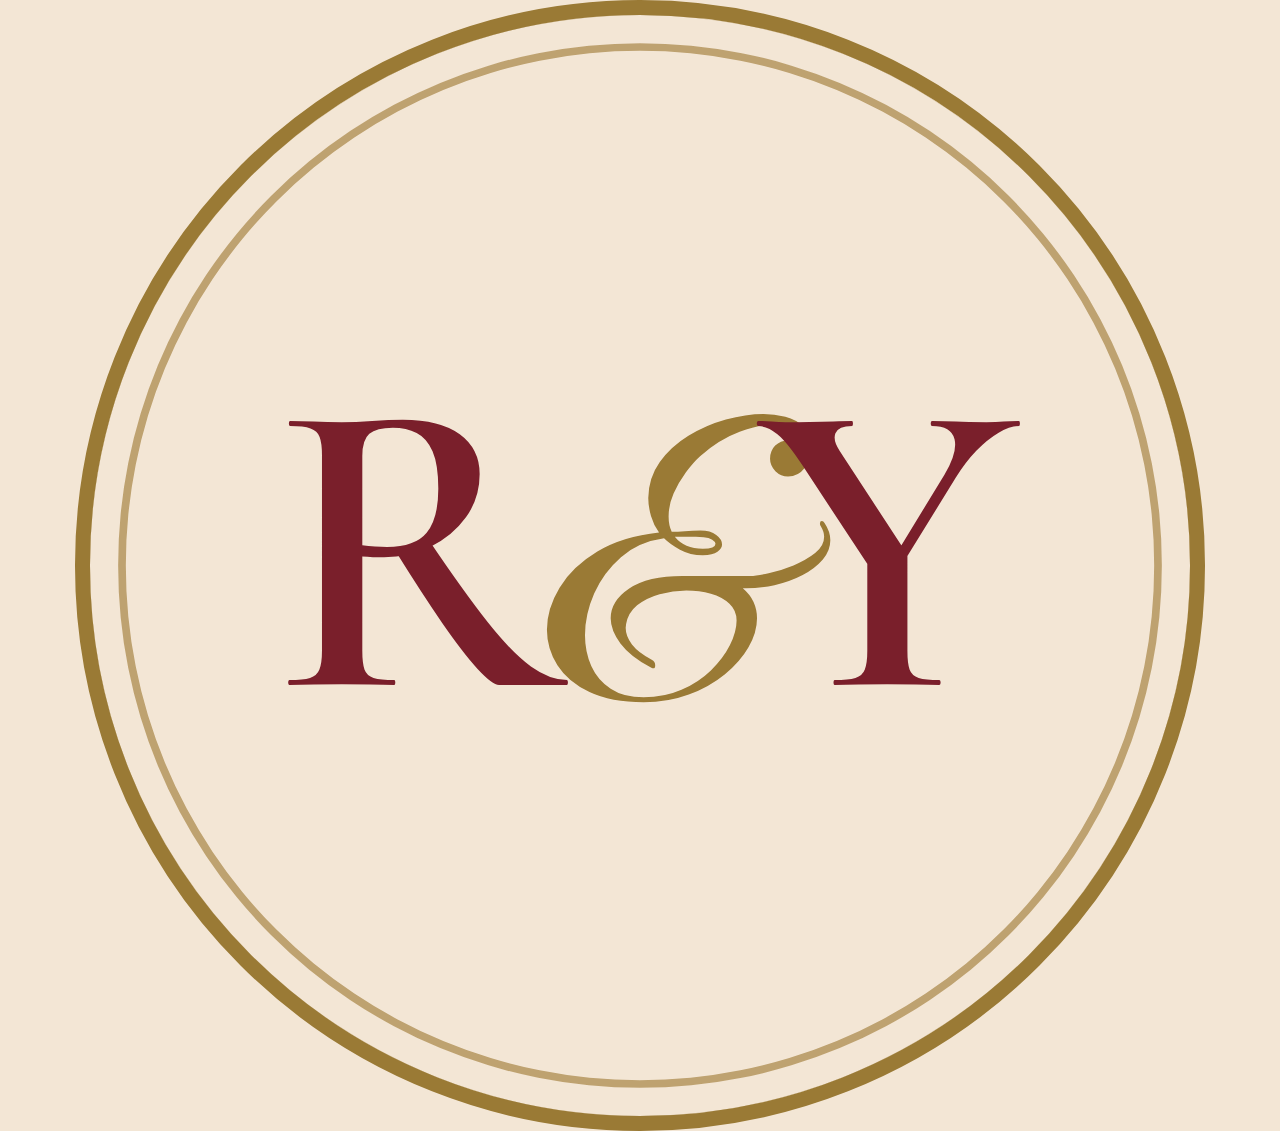
<file: tools/icon.html>
<!doctype html>
<!-- Source for assets/icons/*.png. Render at 180×180 (apple-touch-icon) and 32×32. -->
<html><head><meta charset="utf-8">
<link rel="stylesheet" href="https://fonts.googleapis.com/css2?family=Cormorant+Garamond:wght@600&family=Great+Vibes&display=block">
<style>html,body{margin:0}body{width:100vw;height:100vh;background:#F3E6D5;display:grid;place-items:center;overflow:hidden}
.m{position:relative;width:86vw;height:86vw;border-radius:50%;border:max(1px,1.2vw) solid #9A7A35;box-shadow:inset 0 0 0 max(1px,2.2vw) #F3E6D5,inset 0 0 0 max(1px,2.8vw) #BEA270;display:grid;place-items:center;
font:600 33vw/1 'Cormorant Garamond';color:#7A1F2B;letter-spacing:-.02em}
.m span{font:400 30vw/1 'Great Vibes';color:#9A7A35;margin:0 -.03em}</style></head>
<body><div class="m"><div>R<span>&amp;</span>Y</div></div></body></html>
</file>
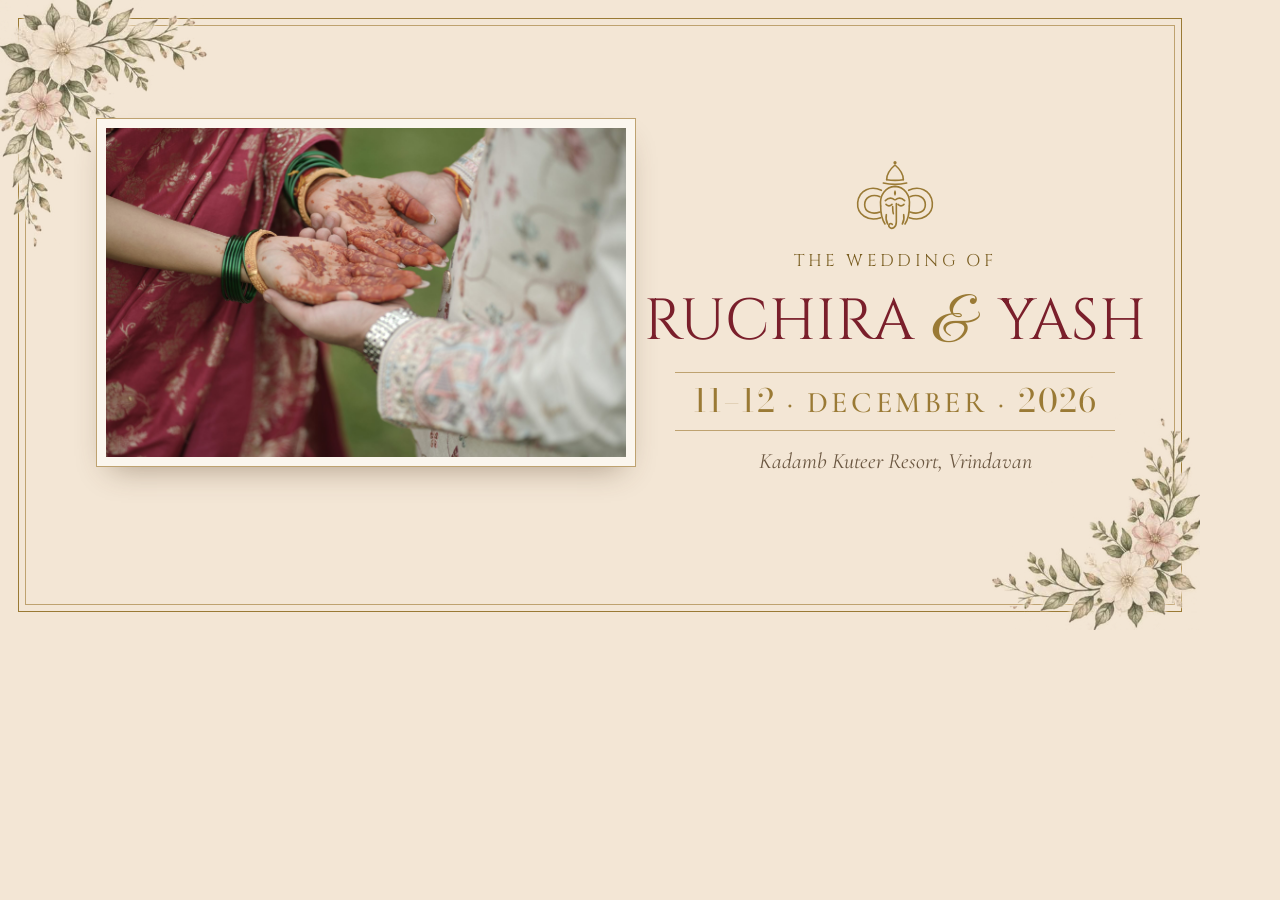
<file: tools/og.html>
<!doctype html>
<!-- Source for assets/og-image.jpg (1200×630). Render: see README "Regenerating the link-preview image". -->
<html><head><meta charset="utf-8">
<link rel="stylesheet" href="https://fonts.googleapis.com/css2?family=Cinzel&family=Cormorant+Garamond:ital,wght@0,500;1,400&family=Great+Vibes&family=Bodoni+Moda:opsz,wght@6..96,400&display=block">
<style>
  html,body{margin:0}
  body{width:1200px;height:630px;position:relative;overflow:hidden;background:#F3E6D5;font-family:'Cormorant Garamond',serif;font-variant-numeric:lining-nums}
  .f{position:absolute;inset:18px;border:1.5px solid #9A7A35}
  .f2{position:absolute;inset:25px;border:.75px solid #BEA270}
  .tl{position:absolute;left:0;top:0;width:210px}
  .br{position:absolute;right:0;bottom:0;width:210px}
  .photo{position:absolute;left:96px;top:118px;width:520px;padding:9px;background:#FBF6EE;border:1px solid #BEA270;box-shadow:0 14px 30px -14px rgba(80,55,30,.45)}
  .photo img{display:block;width:100%;aspect-ratio:497/314;object-fit:cover}
  .txt{position:absolute;left:650px;right:60px;top:0;bottom:0;display:flex;flex-direction:column;align-items:center;justify-content:center;text-align:center}
  svg{width:88px;height:78px;color:#9A7A35;margin-bottom:14px}
  .c{font:400 17px/1.7 Cinzel,serif;letter-spacing:.2em;color:#7A5E22;text-transform:uppercase}
  .n{font:400 58px/1.1 Cinzel,serif;color:#7A1F2B;margin:14px 0 12px;white-space:nowrap}
  .n span{font-family:'Great Vibes';color:#9A7A35;font-size:1.1em;margin:0 .42em 0 .04em}
  .d{font:500 30px/1 'Cormorant Garamond';color:#9A7A35;letter-spacing:.12em;border-block:1px solid #BEA270;padding:12px 18px;font-variant-numeric:lining-nums}
  .d b{font:400 32px/1 'Bodoni Moda',serif;letter-spacing:.04em}
  .v{margin-top:16px;font:italic 400 22px/1.3 'Cormorant Garamond';color:#6A5640}
</style></head><body>
<div class="f"></div><div class="f2"></div>
<img class="tl" src="../assets/img/floral-tl.png"><img class="br" src="../assets/img/floral-br.png">
<div class="photo"><img src="../assets/img/hero-2200.jpg"></div>
<div class="txt">
  <svg viewBox="0 0 132 116"><g fill="none" stroke="currentColor" stroke-width="2.4" stroke-linecap="round" stroke-linejoin="round"><path d="M53.5 36.5C53.5 27 59.5 20 66 14.5C72.5 20 78.5 27 78.5 36.5"/><path d="M48.5 41.5Q66 45.5 83.5 41.5"/><path d="M53.5 36.5Q66 38.5 78.5 36.5"/><path d="M44.5 76C42.5 59 52 47.5 66 46.5C80 47.5 89.5 59 87.5 76"/><path d="M44.5 76C44.5 88 47 97 51 103"/><path d="M87.5 76C87.5 88 85 97 81 103"/><path d="M45.5 52.5C31 45.5 12 51 10 71C8.5 89 26 100 44.5 93.5"/><path d="M86.5 52.5C101 45.5 120 51 122 71C123.5 89 106 100 87.5 93.5"/><path d="M43.5 62C31 57 20.5 63.5 20.5 74C20.5 84.5 31 89.5 43.5 85"/><path d="M88.5 62C101 57 111.5 63.5 111.5 74C111.5 84.5 101 89.5 88.5 85"/><path d="M65 66.5C61 63.5 55.5 64 51.5 68"/><path d="M67 66.5C71 63.5 76.5 64 80.5 68"/><path d="M52.5 73.5Q57 78 61.5 73.5"/><path d="M70.5 73.5Q75 78 79.5 73.5"/><path d="M68 72.5V100C68 108.5 61 112 57.5 107.5C55 104 59 100.5 62 103.5"/><path d="M62.5 77C62.5 81 62.7 84.5 63.5 87.5"/><path d="M53 89C52 94 52.8 99 55 103"/><path d="M79 89C80 94 79.2 99 77 103"/></g><circle cx="66" cy="11" r="2.4" fill="currentColor"/><path d="M66 52C68.2 55 68.2 58 66 61C63.8 58 63.8 55 66 52Z" fill="currentColor"/></svg>
  <div class="c">The wedding of</div>
  <div class="n">RUCHIRA <span>&amp;</span>YASH</div>
  <div class="d"><b>11–12</b> · DECEMBER · <b>2026</b></div>
  <div class="v">Kadamb Kuteer Resort, Vrindavan</div>
</div>
</body></html>
</file>
<file: styles.css>
/* Ruchira & Yash — wedding invitation */

/* ---------- Fallback fonts tuned to the web fonts (limits layout shift on swap) ---------- */
@font-face { font-family: 'Cormorant Fallback'; src: local('Georgia'), local('Times New Roman'), local('Noto Serif'), local('DejaVu Serif');
  size-adjust: 84%; ascent-override: 110%; descent-override: 34%; line-gap-override: 0%; }
@font-face { font-family: 'Cinzel Fallback'; src: local('Times New Roman'), local('Georgia'), local('Noto Serif'), local('DejaVu Serif');
  size-adjust: 118%; ascent-override: 86%; descent-override: 33%; line-gap-override: 0%; }

:root {
  --paper: #F3E6D5;
  --paper-deep: #EADAC4;
  --maroon: #7A1F2B;
  --gold: #9A7A35;        /* display numerals, icons, large text (≥ 3:1) */
  --gold-ink: #7A5E22;    /* small gold text — 4.9:1 on paper, passes AA */
  --gold-line: #BEA270;
  --sage: #7E8B6A;
  --blush: #E8C4C0;
  --ink: #4A3A2A;         /* body copy */
  --ink-soft: #6A5640;    /* 5.6:1 */
  --white-mat: #FBF6EE;

  --serif: 'Cormorant Garamond', 'Cormorant Fallback', Georgia, serif;
  --caps: 'Cinzel', 'Cinzel Fallback', 'Times New Roman', serif;
  --script: 'Great Vibes', 'Snell Roundhand', 'Apple Chancery', cursive;
  --num: 'Bodoni Moda', 'Cormorant Garamond', 'Cormorant Fallback', Georgia, serif;
  --deva: 'Tiro Devanagari Sanskrit', 'Kohinoor Devanagari', 'Noto Serif Devanagari', 'Noto Sans Devanagari', serif;

  --grain: url("data:image/svg+xml;utf8,<svg xmlns='http://www.w3.org/2000/svg' width='180' height='180'><filter id='n'><feTurbulence type='fractalNoise' baseFrequency='.85' numOctaves='3' stitchTiles='stitch'/><feColorMatrix values='0 0 0 0 .42  0 0 0 0 .33  0 0 0 0 .2  0 0 0 .09 0'/></filter><rect width='100%' height='100%' filter='url(%23n)'/></svg>");
  --ease: cubic-bezier(.22,.7,.2,1);
  --safe-b: env(safe-area-inset-bottom, 0px);
  --safe-r: env(safe-area-inset-right, 0px);
}

*, *::before, *::after { box-sizing: border-box; }
html { -webkit-text-size-adjust: 100%; text-size-adjust: 100%; scroll-behavior: smooth; }
body {
  margin: 0; min-height: 100vh;
  background: var(--paper) var(--grain);
  color: var(--ink);
  font: 400 1.125rem/1.55 var(--serif);
  -webkit-font-smoothing: antialiased;
  font-variant-numeric: lining-nums;
  -webkit-tap-highlight-color: transparent;
  overflow-x: hidden;
}
img, svg { display: block; max-width: 100%; }
img { height: auto; }
button { font: inherit; color: inherit; }
.sprite { position: absolute; width: 0; height: 0; overflow: hidden; }
.sr-only { position: absolute; width: 1px; height: 1px; overflow: hidden; clip: rect(0 0 0 0); white-space: nowrap; }
:focus-visible { outline: 2px solid var(--maroon); outline-offset: 3px; border-radius: 2px; }
[hidden] { display: none !important; }

/* =================================================================
   COVER — the printed card rebuilt in HTML
   ================================================================= */
body.is-closed { overflow: hidden; }
body.is-closed .site { visibility: hidden; }

.cover {
  position: fixed; inset: 0; z-index: 50; overflow: hidden;
  background: var(--paper) var(--grain);
  /* geometry is set by main.js (layoutEnvelope); these are fallbacks */
  --eh: min(50vh, (100vw - 48px) * 1.45, 520px); --ew: calc(var(--eh) / 1.45);
  --cw: min(100vw - 32px, (100vh - 100px) * 853 / 1090, 460px); --drop: calc(var(--eh) * .28);
  --s: .6; --inY: 0px; --outY: -260px;
  --envY: 0px; --cardY: var(--inY); --cs: var(--s);
}
.stage { position: absolute; inset: 0; display: grid; place-items: center; perspective: 1400px; }
.stage > * { grid-area: 1 / 1; }
.env { display: block; width: var(--ew); height: var(--eh); transform: translateY(var(--envY)); transition: transform 1.1s var(--ease), opacity .9s ease; }
.env__back {
  z-index: 1; border-radius: 3px; border: 1px solid var(--gold-line);
  background:
    repeating-linear-gradient(45deg, rgba(190,162,112,.22) 0 1px, transparent 1px 10px),
    repeating-linear-gradient(-45deg, rgba(190,162,112,.22) 0 1px, transparent 1px 10px),
    linear-gradient(#E9CFC6, #E3C9B4);
  box-shadow: 0 2px 3px rgba(80,55,30,.12), 0 26px 50px -22px rgba(80,55,30,.55);
}
.env__flap {
  z-index: 4; overflow: visible; height: calc(var(--eh) * .5);
  transform-origin: 50% 0;
  transform: translateY(calc(var(--envY) - var(--eh) * .25)) rotateX(0deg);
  transition: transform .9s .1s var(--ease), z-index 0s .55s;
  filter: drop-shadow(0 3px 3px rgba(80,55,30,.2));
}
.env__flapfill { fill: #EBD8BC; }
.env__front { z-index: 3; overflow: visible; filter: drop-shadow(0 -1px 2px rgba(80,55,30,.14)); }
.env__frontfill { fill: #EFDFC7; }
.card-btn {
  all: unset; grid-area: 1 / 1; display: block; position: relative; z-index: 2; cursor: default;
  -webkit-tap-highlight-color: transparent; touch-action: manipulation; pointer-events: none;
  transform: translateY(calc(var(--envY) + var(--cardY))) scale(var(--cs));
  transition: transform 1.15s var(--ease), opacity .4s ease;
}
.card-btn:focus-visible { outline: 2px solid var(--maroon); outline-offset: 6px; }
.env__btn {
  position: relative; z-index: 5; padding: 0; border: 0; background: none; cursor: pointer;
  -webkit-tap-highlight-color: transparent; touch-action: manipulation; border-radius: 3px;
}
.env__btn:focus-visible { outline: 2px solid var(--maroon); outline-offset: 6px; }
.seal-wax {
  position: absolute; left: 50%; top: calc(var(--eh) * .5 - 46px); width: 72px; height: 72px; translate: -50% 0;
  filter: drop-shadow(0 4px 5px rgba(60,20,20,.35));
  transition: transform .55s var(--ease), opacity .45s ease;
  animation: sealBreath 2.8s ease-in-out infinite;
}
@keyframes sealBreath { 0%,100% { transform: scale(1); } 50% { transform: scale(1.06); } }
.cover__hint {
  position: absolute; left: 0; right: 0; bottom: calc(26px + var(--safe-b)); text-align: center;
  margin: 0; font: 500 .78rem/1 var(--caps); letter-spacing: .3em; text-transform: uppercase;
  color: var(--gold-ink); padding-left: .3em;
  animation: pulse 2.4s ease-in-out infinite; transition: opacity .4s;
}
@keyframes pulse { 0%,100% { opacity: .45; } 50% { opacity: 1; } }

/* sequence: sealed → unsealed (seal lifts, flap opens) → out (card rises) → center (envelope falls away) → ready */
.cover.is-unsealed .seal-wax { animation: none; opacity: 0; transform: translateY(-14px) scale(1.25); }
.cover.is-unsealed .env__btn { pointer-events: none; }
.cover.is-unsealed .env__flap { z-index: 1; transform: translateY(calc(var(--envY) - var(--eh) * .25)) rotateX(178deg); }
.cover.is-unsealed .cover__hint { opacity: 0; animation: none; }
.cover.is-out { --envY: var(--drop); --cardY: var(--outY); }
.cover.is-center { --envY: calc(var(--drop) + 75vh); --cardY: 0px; --cs: 1; }
.cover.is-center .env { opacity: 0; transition: transform 1s cubic-bezier(.55,0,.7,.4), opacity .8s .15s ease; }
.cover.is-center .env__front, .cover.is-center .env__back { transition: transform 1s cubic-bezier(.55,0,.7,.4), opacity .3s ease; }
.cover.is-center .card-btn { transform: none; transition: transform 1.1s var(--ease); }
.cover.is-ready .card-btn { pointer-events: auto; cursor: pointer; }
.cover.is-ready .cover__hint { opacity: 1; animation: pulse 2.4s ease-in-out infinite; }

.card {
  display: block; position: relative;
  width: var(--cw, min(100vw - 32px, (100vh - 100px) * 853 / 1090, 460px));
  aspect-ratio: 853 / 1090;
  container-type: inline-size;
  transform-origin: 0% 50%;
  transform-style: preserve-3d;
  will-change: transform;
}
.card__face {
  position: absolute; inset: 0; overflow: hidden;
  background: var(--paper) var(--grain);
  box-shadow: 0 1px 2px rgba(80,55,30,.12), 0 12px 32px -10px rgba(80,55,30,.32);
  color: var(--gold);
  backface-visibility: hidden;
}
.card__frame { position: absolute; inset: 0; width: 100%; height: 100%; color: var(--gold); }
.card__floral { position: absolute; pointer-events: none; }
.card__floral--tl { left: 0; top: 0; width: 36.3%; }
.card__floral--br { left: 63.4%; top: 69.63%; width: 36.6%; }
.card__orn { position: absolute; width: 3.1cqw; height: 3.1cqw; translate: -50% -50%; color: var(--gold); }
.card__orn--tr { left: 94.5%; top: 4.77%; }
.card__orn--bl { left: 5.3%; top: 94.68%; }
.card__orn--bc { left: 50%; top: 95.60%; }
.card__ganesh { position: absolute; left: 50%; top: 1.17%; width: 15.9cqw; height: 14cqw; translate: -50% 0; color: var(--gold); }

.card__l { position: absolute; left: 0; right: 0; translate: 0 -50%; text-align: center; }
.card__intro { top: 18.90%; display: flex; flex-direction: column; gap: .6cqw;
  font: 400 2.2cqw/1.25 var(--caps); letter-spacing: .2em; text-transform: uppercase; color: var(--gold); }
.card__names { top: 29.36%; font: 400 6.6cqw/1 var(--caps); letter-spacing: .015em; text-transform: uppercase; color: var(--maroon); white-space: nowrap; }
.card__names .amp { font-size: 1.12em; margin: 0 .42em 0 .08em; line-height: 0; vertical-align: -.02em; }
.amp { font-family: var(--script); color: var(--gold); text-transform: none; letter-spacing: 0; font-weight: 400; }
.card__photo {
  position: absolute; left: 19.7%; top: 36.24%; width: 60.6%; height: 30.55%;
  border: 1px solid var(--gold-line); padding: .9cqw; background: var(--white-mat);
  box-shadow: inset 0 0 0 .25cqw var(--paper);
}
.card__photo picture, .card__photo img { width: 100%; height: 100%; }
.card__photo img { object-fit: cover; }
.card__date { top: 63.1%; display: grid; grid-template-columns: 1fr auto 1fr; align-items: center; padding: 0 20.5%; gap: 3.5cqw; }
.card__dside { font: 400 1.85cqw/1 var(--caps); letter-spacing: .24em; text-transform: uppercase; color: var(--gold);
  border-block: 1px solid var(--gold-line); padding: 1.6cqw 0 1.55cqw; padding-left: .24em; }
.card__dnum { font: 400 10.4cqw/.9 var(--serif); color: var(--gold); }
.card__times { top: 70.9%; display: flex; justify-content: center; }
.card__times > span { display: flex; flex-direction: column; align-items: center; padding: 0 3.4cqw; font: 400 3.1cqw/1.15 var(--serif); color: var(--gold); letter-spacing: .02em; }
.card__times > span + span { border-left: 1px solid var(--gold-line); }
.card__times small { font: 400 1.5cqw/1 var(--caps); letter-spacing: .26em; padding-bottom: .9cqw; text-transform: uppercase; }
.card__venue { top: 74.95%; display: flex; flex-direction: column; gap: .5cqw; color: #6E5527; }
.card__venue span { font: 500 2.75cqw/1.2 var(--serif); }
.card__venue em { font: italic 400 2.2cqw/1.2 var(--serif); }
.card__hedera { top: 81.47%; left: 50%; width: 1.8cqw; height: 1.8cqw; translate: -50% -50%; color: var(--gold); }
.card__closing { top: 85.69%; display: flex; flex-direction: column; gap: 1cqw;
  font: 400 2.2cqw/1.2 var(--caps); letter-spacing: .2em; text-transform: uppercase; color: var(--gold); }

/* opening: lift, then swing open like a card cover */
body.is-opening .card { animation: cardOpen 1.25s var(--ease) forwards; }
body.is-opening .cover { animation: coverFade 1.25s ease forwards; pointer-events: none; }
body.is-opening .cover__hint { animation: none; opacity: 0; transition: opacity .2s; }
@keyframes cardOpen {
  0%   { transform: none; }
  24%  { transform: translateY(-1.5%) scale(1.03); }
  100% { transform: translateY(-1.5%) scale(1.03) rotateY(-108deg); opacity: .0; }
}
@keyframes coverFade { 0%,35% { background-color: var(--paper); } 100% { background-color: rgba(243,230,213,0); background-image: none; } }
body.is-opening .card__face { box-shadow: 0 2px 4px rgba(80,55,30,.12), 0 30px 60px -18px rgba(80,55,30,.45); transition: box-shadow .3s; }

/* =================================================================
   SITE
   ================================================================= */
.site { position: relative; max-width: 640px; margin: 0 auto; padding: 40px 24px calc(28px + var(--safe-b)); overflow: hidden; overflow: clip; }
.frame { position: absolute; pointer-events: none; overflow: visible; color: var(--gold-line); width: auto; height: auto; }
.frame rect { fill: none; stroke: currentColor; stroke-width: 1; vector-effect: non-scaling-stroke; stroke-dasharray: 1; stroke-dashoffset: 0; }
.frame--outer { inset: 10px; width: calc(100% - 20px); height: calc(100% - 20px); }
.frame--inner { inset: 15px; width: calc(100% - 30px); height: calc(100% - 30px); }
.frame--inner rect { stroke-width: .6; opacity: .8; }
body.draw .frame rect { animation: draw 2.4s .5s var(--ease) both; }
body.draw .frame--inner rect { animation-delay: .75s; }
@keyframes draw { from { stroke-dashoffset: 1; } to { stroke-dashoffset: 0; } }

.site__floral { position: absolute; pointer-events: none; z-index: 1; }
.site__floral--tl { left: 0; top: 0; width: min(46vw, 210px); }
.site__floral--br { right: -28px; bottom: -70px; width: min(40vw, 190px); }

main { position: relative; z-index: 2; }
section { position: relative; text-align: center; padding: 26px 0; }

.caps { font: 400 .82rem/1.9 var(--caps); letter-spacing: .2em; text-transform: uppercase; color: var(--gold-ink); }
.h2 { margin: 0 0 6px; font: 400 clamp(1.5rem, 6vw, 1.9rem)/1.2 var(--caps); letter-spacing: .08em; text-transform: uppercase; color: var(--maroon); }
.sub { margin: 0 0 18px; font-style: italic; color: var(--ink-soft); font-size: 1.1rem; }
.fleuron { width: 130px; height: 22px; margin: 0 auto 14px; color: var(--gold); }

/* 4.1 Invitation */
.invite { padding-top: 10px; }
.ganesh { width: 104px; height: 91px; margin: 0 auto 10px; color: var(--gold); }
.shloka { margin: 0 auto 18px; font: 400 1.02rem/1.85 var(--deva); color: var(--gold-ink); display: flex; flex-direction: column; }
.intro { margin: 0 0 12px; }
.names { margin: 0; font: 400 clamp(1.8rem, 9vw, 3.2rem)/1.15 var(--caps); letter-spacing: .02em; text-transform: uppercase; color: var(--maroon); white-space: nowrap; user-select: none; -webkit-user-select: none; }
.names .amp { font-size: 1.12em; display: inline-block; padding: 0 .02em; line-height: 1; }
.amp--egg {
  cursor: default; touch-action: manipulation; user-select: none; -webkit-user-select: none; -webkit-touch-callout: none;
  transition: transform .25s var(--ease), text-shadow .25s, filter .25s;
  --glow: 0;
  transform: scale(calc(1 + var(--glow) * .035));
  filter: brightness(calc(1 + var(--glow) * .05)) drop-shadow(0 0 calc(var(--glow) * 1.6px) rgba(214,170,70,calc(var(--glow) * .14)));
}
.morse { width: 196px; height: 8px; margin: 14px auto 0; color: var(--gold); }
.photo { margin: 0 auto 34px; max-width: 460px; padding: 7px; border: 1px solid var(--gold-line); background: var(--white-mat); box-shadow: inset 0 0 0 3px var(--paper), 0 10px 26px -14px rgba(80,55,30,.4); }
.photo img { width: 100%; height: auto; aspect-ratio: 497 / 314; object-fit: cover; }

.datebar { display: grid; grid-template-columns: 1fr auto 1fr; align-items: center; gap: 14px; max-width: 420px; margin: 0 auto 18px; }
.datebar__side { white-space: nowrap; font: 400 .7rem/1 var(--caps); letter-spacing: .16em; text-transform: uppercase; color: var(--gold-ink); border-block: 1px solid var(--gold-line); padding: 10px 0 9px .16em; }
.datebar__num { white-space: nowrap; font: 400 2.9rem/.9 var(--num); color: var(--gold); }
.times { display: flex; justify-content: center; }
.times p { margin: 0; padding: 0 22px; display: flex; flex-direction: column; align-items: center; }
.times p + p { border-left: 1px solid var(--gold-line); }
.times small { font: 400 .66rem/1 var(--caps); letter-spacing: .26em; text-transform: uppercase; color: var(--gold-ink); padding: 0 0 6px .26em; }
.times span { font: 400 1.6rem/1.1 var(--serif); color: var(--gold); }

/* 4.2 Countdown */
.countdown { padding-top: 18px; }
.countdown__grid { display: grid; grid-template-columns: repeat(4, 1fr); max-width: 400px; margin: 0 auto; }
.countdown__grid > div { display: flex; flex-direction: column; align-items: center; }
.countdown__grid > div + div { border-left: 1px solid var(--gold-line); }
.countdown__grid span { font: 400 2.15rem/1.1 var(--num); color: var(--maroon); font-variant-numeric: lining-nums tabular-nums; }
.countdown__grid small { margin-top: 8px; font: 400 .62rem/1 var(--caps); letter-spacing: .2em; text-transform: uppercase; color: var(--gold-ink); }
.countdown__msg { margin: 0; font: italic 400 1.7rem/1.3 var(--serif); color: var(--maroon); }

/* 4.3 Timeline */
.timeline { list-style: none; margin: 0 auto; padding: 0 0 0 0; max-width: 480px; position: relative; text-align: left; }
.timeline::before {  /* anchor chain thread */
  content: ''; position: absolute; left: 21px; top: 30px; bottom: 66px; width: 10px;
  background: url("data:image/svg+xml;utf8,<svg xmlns='http://www.w3.org/2000/svg' width='10' height='22'><g fill='none' stroke='%23BEA270' stroke-width='1.3'><rect x='2.2' y='1' width='5.6' height='11' rx='2.8'/><path d='M5 10.5v11.5'/></g></svg>") repeat-y center top / 10px 22px;
}
.timeline__anchor { position: absolute; left: 10px; bottom: 30px; width: 32px; height: 38px; color: var(--gold); }
.tl-day { position: relative; margin: 4px 0 10px 52px; font: 400 .75rem/1 var(--caps); letter-spacing: .24em; text-transform: uppercase; color: var(--gold-ink); }
.tl-day:not(:first-child) { margin-top: 18px; }
.tl-item { position: relative; padding: 0 0 calc(12px + 20vh) 52px; }
.tl-item:nth-last-child(2) { padding-bottom: 12px; }
.tl-item::before { content: ''; position: absolute; left: 21px; top: 28px; width: 10px; height: 10px; border-radius: 50%; background: var(--paper); border: 1.5px solid var(--gold); }
.ev {
  position: relative; border: 1px solid var(--gold-line);
  background: color-mix(in srgb, rgba(251,246,238,.62), #FDF8EF calc(var(--night, 0) * 100%));
  padding: 14px 16px 10px;
  box-shadow: inset 0 0 0 3px rgba(243,230,213,.9), 0 0 calc(var(--night, 0) * 42px) rgba(255,190,110, calc(var(--night, 0) * .4));
}
.ev__head { display: flex; align-items: center; gap: 12px; }
.ev__icon { width: 36px; height: 36px; flex: none; color: var(--gold); }
.ev__name { margin: 0; font: 400 1.3rem/1.1 var(--caps); letter-spacing: .08em; text-transform: uppercase; color: var(--maroon); }
.ev__time { margin: 2px 0 0; font: 500 1.05rem/1.2 var(--serif); color: var(--gold-ink); letter-spacing: .04em; }
.ev__note { margin: 8px 0 0; font-style: italic; color: var(--ink-soft); display: flex; align-items: center; gap: 9px; }
.swatch { width: 16px; height: 16px; border-radius: 50%; border: 1px solid rgba(0,0,0,.1); flex: none; }
.ev__actions { display: flex; flex-wrap: wrap; gap: 0 18px; margin-top: 10px; padding-top: 6px; border-top: 1px solid rgba(190,162,112,.5); }
.ev__actions a { display: inline-flex; align-items: center; gap: 6px; min-height: 32px; font: 500 .68rem/1 var(--caps); letter-spacing: .1em; text-transform: uppercase; color: var(--gold-ink); text-decoration: none; }
.ev__actions a svg { width: 16px; height: 16px; }
.ev__actions a:hover { color: var(--maroon); }
.cal { margin-top: 14px; display: grid; justify-items: center; }
.cal > summary { list-style: none; cursor: pointer; }
.cal > summary::-webkit-details-marker { display: none; }
.btn.cal__btn { background: var(--paper); }
.cal[open] .cal__btn { background: #FDF8EF; }
.cal__menu { margin-top: 10px; width: min(100%, 340px); padding: 4px 14px 10px; background: #FDF8EF; border: 1px solid var(--gold-line);
  box-shadow: inset 0 0 0 3px rgba(243,230,213,.9), 0 14px 30px -18px rgba(60,35,20,.5); text-align: center; animation: fadeIn .3s ease; }
.cal__opt { display: block; padding: 13px 6px 11px; border-bottom: 1px solid rgba(190,162,112,.45); color: var(--maroon); text-decoration: none;
  font: 500 .76rem/1.2 var(--caps); letter-spacing: .12em; text-transform: uppercase; }
.cal__opt small { display: block; margin-top: 4px; font: italic 400 .98rem/1.2 var(--serif); letter-spacing: 0; text-transform: none; color: var(--ink-soft); }
.cal__opt:active { background: rgba(190,162,112,.12); }
.cal__one { margin: 10px 0 4px; font-size: 1rem; color: var(--ink-soft); }
.cal__one span { display: flex; flex-wrap: wrap; justify-content: center; gap: 2px 14px; margin-top: 4px; }
.cal__one a { color: var(--maroon); text-underline-offset: 3px; }
.cal__note { margin: 8px 0 0; font-size: .92rem; font-style: italic; color: var(--ink-soft); }
/* the font shorthand resets numerals to old-style (where 1 looks like I); keep lining figures */
.ev__time, .tl-day, .sub, .times span, .datebar__num, .countdown__grid span, .card__venue, .rsvp__done p, .cal__one { font-variant-numeric: lining-nums; }
.bunting { position: absolute; right: 10px; top: -6px; width: 92px; height: 34px; pointer-events: none; }

/* 4.4 Venue */
.venue__name { margin: 8px 0 2px; font: 500 1.35rem/1.3 var(--serif); color: var(--ink); }
.venue__addr { margin: 0 0 16px; font-style: italic; color: var(--ink-soft); }
.map { position: relative; margin: 0 auto 16px; max-width: 520px; padding: 6px; border: 1px solid var(--gold-line); background: var(--white-mat); }
.map__frame { aspect-ratio: 4 / 3; background: var(--paper-deep); }
.map__frame iframe { width: 100%; height: 100%; border: 0; display: block; filter: sepia(.15) saturate(.9); }
.compass { position: absolute; left: -14px; top: -16px; width: 56px; height: 56px; color: var(--gold); pointer-events: none; background: radial-gradient(circle, var(--paper) 62%, transparent 63%); border-radius: 50%; }

.btn {
  display: inline-flex; align-items: center; justify-content: center; gap: 8px; min-height: 46px; padding: 0 22px;
  border: 1px solid var(--gold); background: transparent; color: var(--maroon);
  font: 500 .8rem/1 var(--caps); letter-spacing: .18em; text-transform: uppercase; text-decoration: none; cursor: pointer;
  transition: background .2s, color .2s, transform .18s var(--ease); touch-action: manipulation;
}
.btn:active { transform: scale(.97); }
.btn svg { width: 18px; height: 18px; color: var(--gold); }
.btn:hover { background: rgba(190,162,112,.15); }
.btn--solid { background: var(--maroon); border-color: var(--maroon); color: #FBF3E8; width: 100%; }
.btn--solid:hover { background: #64171F; }
.btn[disabled] { opacity: .65; cursor: progress; }

/* 4.5 Gallery */
.gallery__track { list-style: none; margin: 0 -28px; padding: 4px 28px 14px; display: flex; gap: 12px; overflow-x: auto; scroll-snap-type: x mandatory; -webkit-overflow-scrolling: touch; scrollbar-width: none; }
.gallery__track::-webkit-scrollbar { display: none; }
.gallery__track li { flex: 0 0 78%; scroll-snap-align: center; }
.gallery__track button { all: unset; display: block; cursor: zoom-in; padding: 5px; background: var(--white-mat); border: 1px solid var(--gold-line); }
.gallery__track img { width: 100%; height: auto; aspect-ratio: 4/3; object-fit: cover; }
.lightbox { border: 0; padding: 0; background: transparent; max-width: 96vw; max-height: 92vh; }
.lightbox::backdrop { background: rgba(40,25,15,.85); }
.lightbox img { max-width: 96vw; max-height: 88vh; width: auto; height: auto; border: 6px solid var(--white-mat); }
.lightbox__close { position: fixed; top: 12px; right: 12px; width: 44px; height: 44px; border: 0; background: rgba(243,230,213,.9); border-radius: 50%; display: grid; place-items: center; cursor: pointer; }
.lightbox__close svg { width: 20px; height: 20px; }

/* 4.6 RSVP */
.rsvp__card { max-width: 480px; margin: 0 auto; text-align: left; background: rgba(251,246,238,.7); border: 1px solid var(--gold-line); box-shadow: inset 0 0 0 4px rgba(243,230,213,.9); padding: 20px 18px; }
.rsvp__returning { margin: 0 0 18px; padding: 10px 14px; background: rgba(190,162,112,.14); border-left: 2px solid var(--gold); font-style: italic; }
.field { margin: 0 0 15px; border: 0; padding: 0; min-width: 0; }
.field > label[for], .field legend { display: block; margin-bottom: 7px; padding: 0; font: 500 .74rem/1.3 var(--caps); letter-spacing: .14em; text-transform: uppercase; color: var(--ink); }
.opt { text-transform: none; letter-spacing: 0; font: italic 400 .95rem var(--serif); color: var(--ink-soft); }
input[type=text], input[type=tel], textarea {
  width: 100%; padding: 11px 12px; border: 1px solid var(--gold-line); border-radius: 0; background: #FFFCF7;
  font: 400 1.1rem/1.3 var(--serif); color: var(--ink); -webkit-appearance: none; appearance: none;
}
textarea { resize: vertical; min-height: 84px; }
input:focus, textarea:focus { outline: none; border-color: var(--maroon); box-shadow: 0 0 0 2px rgba(122,31,43,.15); }
.choice label, .checks label { display: flex; align-items: center; gap: 10px; min-height: 40px; cursor: pointer; font-size: 1.08rem; line-height: 1.2; }
.choice { display: grid; grid-template-columns: 1fr 1fr; column-gap: 10px; }
.choice legend { grid-column: 1 / -1; }
.choice .err { grid-column: 1 / -1; }
.checks #eventChecks { display: grid; grid-template-columns: 1fr 1fr; column-gap: 10px; }
input[type=radio], input[type=checkbox] { width: 19px; height: 19px; margin: 0; accent-color: var(--maroon); flex: none; }
.hint { margin: 6px 0 0; font-size: .95rem; font-style: italic; color: var(--ink-soft); }
.hint.count { text-align: right; }
.err { margin: 6px 0 0; color: #9B1C1C; font-size: 1rem; }
.err--form { margin: 0 0 14px; padding: 10px 12px; border: 1px solid rgba(155,28,28,.35); background: rgba(155,28,28,.05); }
.hp { position: absolute; left: -9999px; width: 1px; height: 1px; overflow: hidden; }
.is-disabled { opacity: .45; }
.linkbtn { all: unset; cursor: pointer; color: var(--maroon); text-decoration: underline; text-underline-offset: 3px; font-style: normal; }
.linkbtn:focus-visible { outline: 2px solid var(--maroon); outline-offset: 2px; }
.rsvp__done, .rsvp__closed { text-align: center; padding: 6px 0; }
.rsvp__done h3, .rsvp__closed h3 { margin: 0 0 10px; font: 400 1.35rem/1.25 var(--caps); letter-spacing: .06em; color: var(--maroon); text-transform: uppercase; }
.rsvp__done p, .rsvp__closed p { margin: 0 auto 14px; max-width: 34ch; }
.rsvp__done .tx { margin: 0 0 18px; font: 500 .72rem/1 var(--caps); letter-spacing: .16em; color: var(--gold-ink); }
.rsvp__done:focus { outline: none; }
.contact { font-style: italic; color: var(--ink-soft); }

/* 4.7 Closing */
.closing { padding-bottom: 20px; }
.hedera { width: 18px; height: 18px; margin: 0 auto 16px; color: var(--gold); }
.closing__line { margin: 0 0 18px; font-size: .9rem; }
.closing__sign { margin: 0 0 14px; font-size: 1.15rem; font-style: italic; color: var(--ink-soft); }
.closing__names { display: inline-block; margin-top: 4px; font: 400 1.7rem/1.2 var(--caps); font-style: normal; letter-spacing: .04em; text-transform: uppercase; color: var(--maroon); }
.closing > :not(.site__floral) { position: relative; z-index: 2; }
.ps { margin: 0 auto 10px; max-width: 16.5em; font: italic 400 1.12rem/1.5 var(--serif); text-wrap: balance; color: var(--gold-ink); }

.footer { position: relative; z-index: 2; padding: 10px 0 18px; }
.seal { width: 92px; height: 92px; margin: 0 auto; color: var(--gold); opacity: .9; }

/* Reveal on scroll */
/* scrubbed by scroll position (main.js sets --r from 0 → 1 as the element arrives) */
.js .reveal { opacity: var(--r, 0); transform: translateY(calc((1 - var(--r, 0)) * 36px)) scale(calc(.97 + .03 * var(--r, 0))); }

/* =================================================================
   Shehnai music toggle
   ================================================================= */
.shehnai {
  position: fixed; z-index: 40;
  right: calc(14px + var(--safe-r)); bottom: calc(14px + var(--safe-b));
  width: 52px; height: 52px; border-radius: 50%; padding: 0; cursor: pointer;
  border: 1px solid var(--gold-line); background: rgba(243,230,213,.92);
  box-shadow: 0 4px 14px -6px rgba(80,55,30,.45);
  display: grid; place-items: center; color: var(--gold); touch-action: manipulation;
  -webkit-backdrop-filter: blur(6px); backdrop-filter: blur(6px);
}
.shehnai svg { width: 38px; height: 38px; transition: opacity .3s; }
.shehnai[aria-pressed="true"] svg { animation: sway 3.2s ease-in-out infinite; transform-origin: 30% 70%; }
@keyframes sway { 0%,100% { transform: rotate(-4deg); } 50% { transform: rotate(4deg); } }
.shehnai__mute { position: absolute; left: 11px; right: 11px; top: 50%; height: 1.5px; background: var(--maroon); transform: rotate(45deg) scaleX(0); transition: transform .3s var(--ease); border-radius: 1px; }
.shehnai[aria-pressed="false"] svg { opacity: .45; }
.shehnai[aria-pressed="false"] .shehnai__mute { transform: rotate(45deg) scaleX(1); }
.shehnai__notes { position: absolute; right: 8px; top: 6px; width: 0; height: 0; pointer-events: none; }
.shehnai__notes i { position: absolute; font-style: normal; font-size: 13px; line-height: 1; color: var(--gold); opacity: 0; }
.shehnai[aria-pressed="true"] .shehnai__notes i { animation: note 3.6s ease-out infinite; }
.shehnai__notes i:nth-child(2) { animation-delay: 1.2s !important; }
.shehnai__notes i:nth-child(3) { animation-delay: 2.4s !important; }
@keyframes note {
  0% { opacity: 0; transform: translate(0,0) rotate(0); }
  15% { opacity: .9; }
  100% { opacity: 0; transform: translate(10px,-34px) rotate(18deg); }
}

/* =================================================================
   Saat phere card + marigold petals
   ================================================================= */
.egg { position: fixed; inset: 0; z-index: 60; display: grid; place-items: center; padding: 24px; background: rgba(60,35,20,.28); animation: fadeIn .35s ease both; }
.egg__card {
  position: relative; max-width: 320px; padding: 30px 26px 26px; text-align: center;
  background: var(--paper) var(--grain); border: 1px solid var(--gold);
  box-shadow: inset 0 0 0 5px var(--paper), inset 0 0 0 6px var(--gold-line), 0 20px 50px -16px rgba(60,35,20,.5);
  animation: rise .5s var(--ease) both;
}
.egg__card:focus { outline: none; }
.egg__art { display: flex; justify-content: center; align-items: center; gap: 14px; color: var(--gold); margin-bottom: 14px; }
.egg__art svg { width: 44px; height: 52px; }
.egg__art svg + svg { width: 50px; height: 50px; }
.egg__card p { margin: 0; font: italic 400 1.25rem/1.45 var(--serif); color: var(--maroon); }
.egg__close { position: absolute; top: 4px; right: 4px; width: 40px; height: 40px; border: 0; background: none; cursor: pointer; display: grid; place-items: center; color: var(--gold-ink); }
.egg__close svg { width: 18px; height: 18px; }
@keyframes fadeIn { from { opacity: 0; } }
#sideField:not([hidden]), #partyField:not([hidden]) { animation: fadeIn .45s ease; }
@keyframes rise { from { opacity: 0; transform: translateY(14px) scale(.97); } }

.petals { position: fixed; inset: 0; z-index: 61; pointer-events: none; overflow: hidden; }
.petals span {
  position: absolute; top: -24px; left: var(--x); width: var(--s); height: calc(var(--s) * .62);
  border-radius: 85% 15% 70% 30% / 70% 20% 80% 30%;
  background: linear-gradient(135deg, #F7C45E 0%, var(--c) 55%, #C4621A 100%);
  opacity: .9; animation: fall var(--d) var(--delay) cubic-bezier(.3,.1,.6,1) forwards, flutter 1.1s var(--delay) ease-in-out infinite alternate;
}
@keyframes flutter { from { scale: 1 1; } to { scale: .35 1; } }
@keyframes fall {
  0% { transform: translate(0,0) rotate(0); opacity: 0; }
  10% { opacity: .95; }
  100% { transform: translate(var(--drift), 110vh) rotate(var(--r)); opacity: .85; }
}

/* =================================================================
   SCROLL MOTION — main.js sets --p (progress), --e (eased), --line per scene
   ================================================================= */
/* hero: gentle parallax as it leaves */
.invite[data-scene] .ganesh { transform: translateY(calc(var(--p, 0) * 90px)) scale(calc(1 - var(--p, 0) * .12)); opacity: calc(1 - var(--p, 0) * 1.6); }
.invite[data-scene] .shloka { transform: translateY(calc(var(--p, 0) * 60px)); opacity: calc(1 - var(--p, 0) * 1.3); }
.invite[data-scene] .intro { transform: translateY(calc(var(--p, 0) * 30px)); }
.invite { padding-bottom: 0; }

/* pinned photo: framed print → full-bleed */
/* --pin-h (photo + caption height) is measured in main.js, so the photo never overlaps the dates on big screens */
.pin { --ph: var(--pin-h, 284px); height: 170vh; margin: calc(-50vh + var(--ph) / 2 + 23px) -24px calc(-50vh + var(--ph) / 2 + 33px); padding: 0; pointer-events: none; }
.pin__stage { position: sticky; top: 0; height: 100vh; display: grid; place-items: center; align-content: center; gap: 18px; overflow: hidden; }
.pin__photo {
  --k: var(--e, 1);
  width: min(100%, 72vh * 497 / 314); max-width: none; margin: 0;
  transform: scale(calc(.74 + .26 * var(--k)));
  padding: calc(7px * (1 - var(--k)));
  border-color: rgba(190,162,112, calc(1 - var(--k)));
  background: rgba(251,246,238, calc(1 - var(--k)));
  box-shadow: inset 0 0 0 calc(3px * (1 - var(--k))) var(--paper), 0 calc(24px - 14px * var(--k)) 40px -18px rgba(80,55,30, calc(.45 - .25 * var(--k)));
  overflow: hidden; will-change: transform;
}
.pin__photo img { transform: scale(calc(1.14 - .14 * var(--k))); transform-origin: 50% 45%; }
.pin__line {
  --t: clamp(0, (var(--p, 1) - .42) * 4, 1);
  margin: 0; padding: 0 28px; opacity: var(--t); transform: translateY(calc((1 - var(--t)) * 26px));
}
.when { padding-top: 0; position: relative; z-index: 1; }

/* interlude: words light up with scroll */
.interlude { padding: 9vh 0 7vh; }
.interlude__text { margin: 0 auto; max-width: 15em; font: 400 clamp(1.75rem, 7.6vw, 2.6rem)/1.28 var(--serif); color: var(--maroon); text-wrap: balance; }
.interlude__text .w { opacity: .13; transition: opacity .35s ease; }
.interlude__text .w.on { opacity: 1; }

/* headings rise word by word */
.js .h2 .wd { display: inline-block; overflow: hidden; vertical-align: top; padding-bottom: .06em; }
.js .h2 .wd > span { display: inline-block; transform: translateY(110%); transition: transform 1s var(--ease); transition-delay: calc(var(--i) * 90ms); }
.js .h2.in .wd > span { transform: none; }

/* countdown: digits arrive one by one */
.js .countdown__grid > div { opacity: 0; transform: translateY(22px); transition: opacity .8s var(--ease), transform .8s var(--ease); }
.js .countdown__grid > div:nth-child(2) { transition-delay: .1s; }
.js .countdown__grid > div:nth-child(3) { transition-delay: .2s; }
.js .countdown__grid > div:nth-child(4) { transition-delay: .3s; }
.js .countdown.in .countdown__grid > div { opacity: 1; transform: none; }

/* timeline: chain draws down as you scroll; cards glide in */
.timeline[data-scene]::before { transform-origin: 50% 0; transform: scaleY(var(--line, 1)); }
.timeline[data-scene] .timeline__anchor { opacity: clamp(0, (var(--line, 1) - .9) * 10, 1); transform: translateY(calc((1 - clamp(0, (var(--line, 1) - .9) * 10, 1)) * -10px)); }
.js .tl-item { opacity: var(--r, 0); transform: translateX(calc((1 - var(--r, 0)) * 44px)) scale(calc(.95 + .05 * var(--r, 0))); transform-origin: 0 50%; }
.js .tl-item::before { transform: scale(0); transition: transform .5s .35s var(--ease); }
.js .tl-item.in::before { transform: none; }

/* map unmasks from the centre */
.map[data-scene] .map__frame { --m: clamp(0, (var(--p, 1) - .06) * 3.2, 1); clip-path: inset(calc((1 - var(--m)) * 18%) calc((1 - var(--m)) * 12%)); }
.map[data-scene] .compass { opacity: var(--m, 1); --m: clamp(0, (var(--p, 1) - .2) * 3, 1); }

/* closing sign-off: "and" (not "&", so the 7-tap & is unambiguous) */
.closing__names .and { font: 400 1.05em/1 var(--script); text-transform: none; letter-spacing: 0; color: var(--gold); padding: 0 .08em; }

/* reduced motion / no JS motion */
.no-motion .pin { height: auto; margin: 20px auto 10px; }
.no-motion .pin__stage { position: static; height: auto; display: block; }
.no-motion .pin__photo { max-width: 460px; margin: 0 auto 26px; }
.no-motion .interlude__text .w { opacity: 1; }

/* =================================================================
   EFFECTS (effects.js)
   ================================================================= */
/* ---- 1. ink that draws itself ---- */
.ink .ink-s { stroke-dasharray: 1; stroke-dashoffset: 1; }
.ink.drawn .ink-s { stroke-dashoffset: 0; transition: stroke-dashoffset 1.9s var(--ease) calc(var(--i, 0) * 70ms); }
.ink .ink-f { opacity: 0; }
.ink.drawn .ink-f { opacity: 1; transition: opacity .9s ease 1.3s; }

.amp__svg { display: inline-block; width: .76em; margin-right: .06em; height: 1.252em; vertical-align: -.401em; overflow: visible; }
.amp__svg path { fill: currentColor; stroke: currentColor; stroke-width: 5; }
.js .ink-names .amp__svg path { stroke-dasharray: 1; stroke-dashoffset: 1; fill-opacity: 0; }
.js .ink-names.drawn .amp__svg path {
  stroke-dashoffset: 0; fill-opacity: 1;
  transition: stroke-dashoffset 1.6s cubic-bezier(.45,.05,.3,1) calc(.5s + var(--amp-i, 7) * 75ms), fill-opacity .9s ease calc(1.6s + var(--amp-i, 7) * 75ms);
}
.js .ink-names .ltr { display: inline-block; opacity: 0; transform: translateY(.16em); filter: blur(6px); }
.js .ink-names.drawn .ltr { opacity: 1; transform: none; filter: blur(0); transition: opacity .9s ease, transform 1s var(--ease), filter 1s ease; transition-delay: calc(.5s + var(--i) * 75ms); }
.js #morse g > * { opacity: 0; transform: scale(.2); transform-box: fill-box; transform-origin: center; }
.js #morse.drawn g > * { opacity: 1; transform: none; transition: opacity .4s ease, transform .5s var(--ease); transition-delay: calc(1.9s + var(--i) * 70ms); }

@property --bloom { syntax: '<percentage>'; inherits: false; initial-value: 160%; }
.js .site__floral { --bloom: -35%; transition: --bloom 2.8s cubic-bezier(.3,.6,.3,1) .4s; }
.js .site__floral--tl { -webkit-mask-image: radial-gradient(circle at 0 0, #000 var(--bloom), transparent calc(var(--bloom) + 35%)); mask-image: radial-gradient(circle at 0 0, #000 var(--bloom), transparent calc(var(--bloom) + 35%)); }
.js .site__floral--br { -webkit-mask-image: radial-gradient(circle at 100% 100%, #000 var(--bloom), transparent calc(var(--bloom) + 35%)); mask-image: radial-gradient(circle at 100% 100%, #000 var(--bloom), transparent calc(var(--bloom) + 35%)); }
.js .site__floral.drawn { --bloom: 160%; }

/* ---- 2. day → night ---- */
:root { --night: 0; }
.sky { position: fixed; inset: 0; z-index: 0; pointer-events: none; }
.sky__l { position: absolute; inset: 0; opacity: 0; will-change: opacity; overflow: hidden; }
.sky--afternoon { background: radial-gradient(110% 70% at 85% 0%, rgba(246,190,100,.6), rgba(246,190,100,0) 62%), linear-gradient(180deg, #F7E0B5, #F1D1A1 60%, #EFD8B6); }
.sky--dusk { background: radial-gradient(120% 55% at 50% 100%, rgba(244,170,110,.75), rgba(244,170,110,0) 70%), linear-gradient(180deg, #5E4C78 0%, #8E6584 38%, #C98880 70%, #EBB088 100%); }
.sky--night { background: radial-gradient(120% 60% at 50% 100%, rgba(120,60,80,.45), rgba(120,60,80,0) 70%), linear-gradient(180deg, #14122A 0%, #221B3A 50%, #33203F 100%); }
.sky__stars i { position: absolute; width: var(--s); height: var(--s); border-radius: 50%; background: #FFF1D2; box-shadow: 0 0 4px rgba(255,236,190,.8); animation: twinkle 3.4s ease-in-out var(--d) infinite; }
.sky__fireworks { position: absolute; inset: 0; width: 100%; height: 100%; }
@keyframes twinkle { 0%,100% { opacity: .35; } 50% { opacity: 1; } }
.sky:not(.is-live) *, .sky:not(.is-night) .sky--night * { animation-play-state: paused; }
.tl-day { color: color-mix(in srgb, var(--gold-ink), #F2DCA8 calc(var(--night, 0) * 100%)); }

/* ---- 3. rangoli ---- */
.rangoli { width: min(230px, 64vw); aspect-ratio: 1; margin: 0 auto 12px; }
.rangoli svg { width: 100%; height: 100%; overflow: visible; }
.rangoli .s { stroke-dasharray: 1; stroke-dashoffset: 1; }
.rangoli .sf { fill-opacity: 0; }
.rangoli.drawn .s { stroke-dashoffset: 0; transition: stroke-dashoffset 1.2s var(--ease) calc(var(--i) * .3s); }
.rangoli.drawn .sf { fill-opacity: 1; transition: fill-opacity 1s ease calc(var(--i) * .3s + .6s); }
.rangoli.drawn svg { animation: turn 160s linear 4s infinite; }
@keyframes turn { to { transform: rotate(360deg); } }
.rangoli__cap { margin: 0 auto 12px !important; font-style: italic; color: var(--ink-soft); font-size: 1rem; }
.rangoli__save { margin: 0 auto 16px; min-height: 42px; font-size: .72rem; }

/* ---- 4. the Yamuna ---- */
.river { padding: 10px 0 8px; }
.river__water { position: relative; height: 220px; margin: 0 -24px;
  -webkit-mask-image: linear-gradient(transparent 0, #000 16%, #000 84%, transparent 100%); mask-image: linear-gradient(transparent 0, #000 16%, #000 84%, transparent 100%); }
.river__water canvas { display: block; width: 100%; height: 100%; cursor: pointer; touch-action: manipulation; -webkit-tap-highlight-color: transparent; }
.river__hint { margin: 2px 0 0; text-align: center; pointer-events: none;
  font: italic 400 1.02rem/1.3 var(--serif); color: var(--gold-ink); transition: opacity .6s; }
.river.touched .river__hint { opacity: 0; }

/* ---- 5. toran ---- */
.toran { position: absolute; left: 0; top: 0; width: 100%; height: 100px; z-index: 3; pointer-events: none; }
.invite { padding-top: 56px; }

@media (prefers-reduced-motion: reduce) {
  .ink .ink-s, .js .ink-names .amp__svg path, .rangoli .s { stroke-dashoffset: 0 !important; transition: none !important; }
  .ink .ink-f, .rangoli .sf, .js .ink-names .amp__svg path { opacity: 1; fill-opacity: 1 !important; }
  .js .ink-names .ltr, .js #morse g > * { opacity: 1 !important; transform: none !important; filter: none !important; }
  .js .site__floral { --bloom: 160%; transition: none; }
  .sky * { animation: none !important; }
  .rangoli.drawn svg { animation: none; }
}

/* =================================================================
   Wide screens: card on a table
   ================================================================= */
@media (min-width: 700px) {
  body { background-color: var(--paper-deep); }
  .site { margin: 40px auto; background: var(--paper) var(--grain); box-shadow: 0 2px 4px rgba(80,55,30,.08), 0 30px 60px -30px rgba(80,55,30,.35); padding: 64px 48px 40px; }
  .gallery__track { margin: 0 -48px; padding-inline: 48px; }
  .pin { margin-left: -48px; margin-right: -48px; }
  .river__water { margin: 0 -48px; height: 260px; }
  .gallery__track li { flex-basis: 62%; }
  .site__floral--tl { width: 230px; }
  .site__floral--br { right: -48px; }
}

/* =================================================================
   Reduced motion: simple fades only
   ================================================================= */
@media (prefers-reduced-motion: reduce) {
  html { scroll-behavior: auto; }
  .cover__hint { animation: none; opacity: .85; }
  body.is-opening .card { animation: fadeOut .45s ease forwards; }
  .env, .card-btn, .env__flap, .seal-wax { transition: opacity .45s ease !important; }
  .seal-wax { animation: none; }
  .card-btn { opacity: 0; }
  .cover.is-center .card-btn { opacity: 1; }
  body.is-opening .cover { animation: fadeOut .45s ease forwards; }
  body.draw .frame rect { animation: none; }
  .js .reveal, .js .tl-item { opacity: 1 !important; transform: none !important; }
  .shehnai[aria-pressed="true"] svg, .shehnai[aria-pressed="true"] .shehnai__notes i { animation: none; }
  .amp--egg { transition: none; }
  .egg, .egg__card { animation: none; }
}
@keyframes fadeOut { to { opacity: 0; } }
</file>
